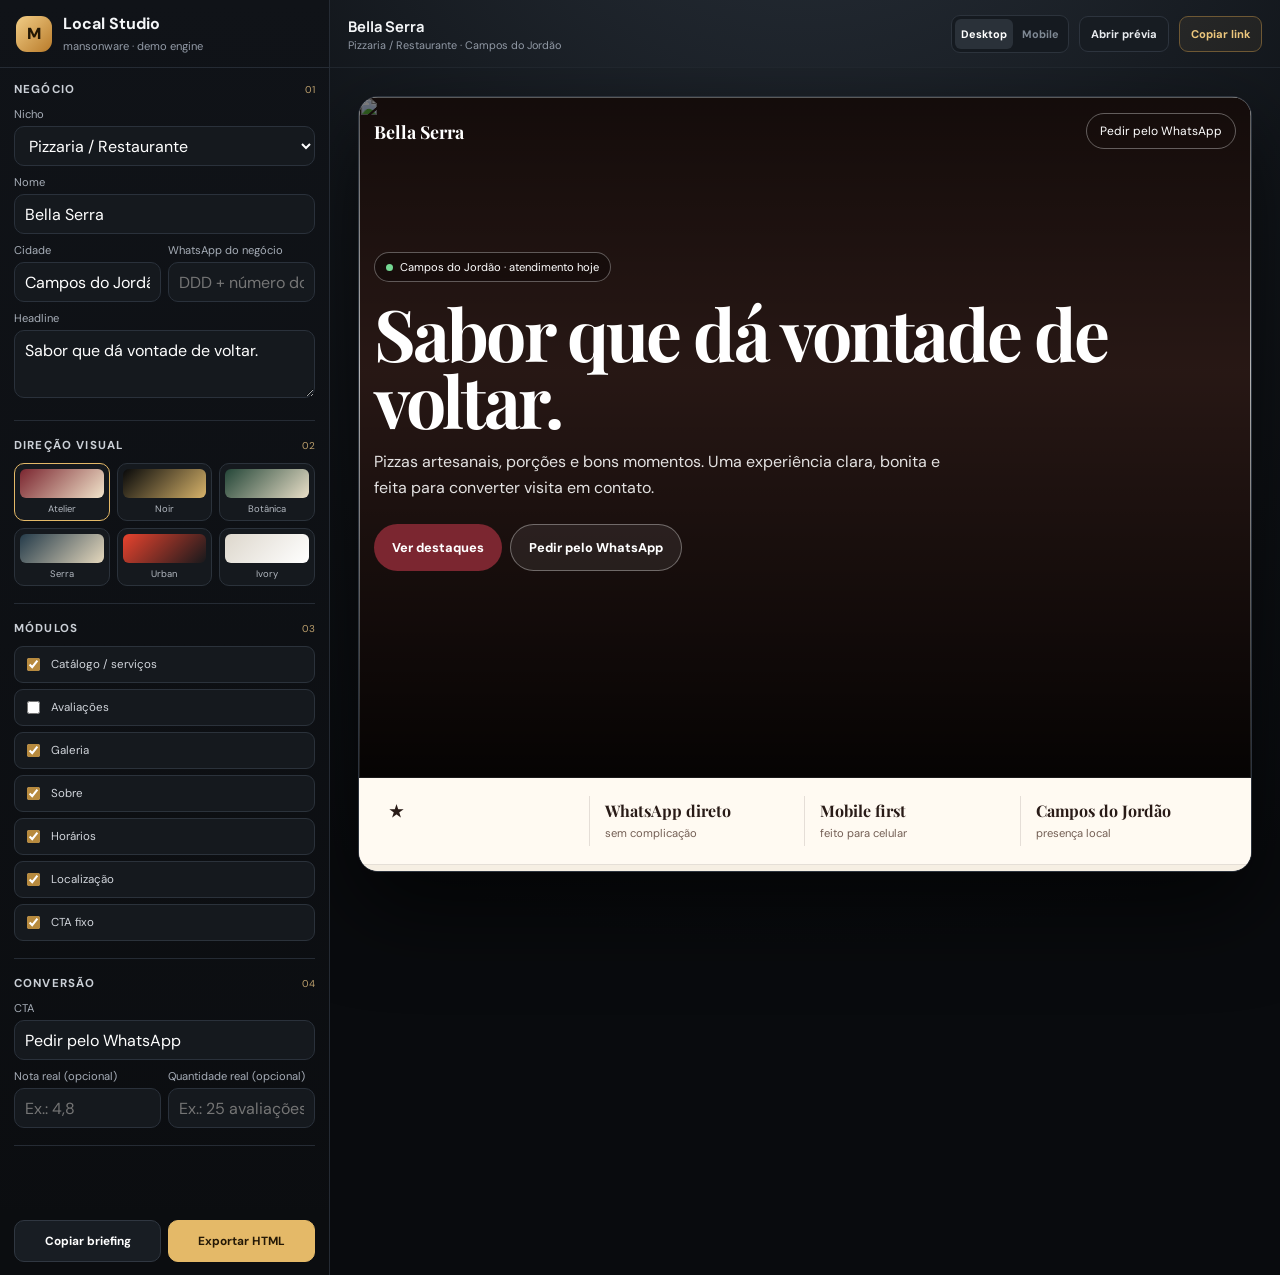
<file: index.html>
<!doctype html><html lang="pt-BR"><head><meta charset="utf-8"><meta name="viewport" content="width=device-width,initial-scale=1,viewport-fit=cover"><meta name="theme-color" content="#0d0f12"><title>Mansonware Local Studio</title><meta name="description" content="Gerador de demos premium para negócios locais."><link rel="preconnect" href="https://fonts.googleapis.com"><link rel="preconnect" href="https://fonts.gstatic.com" crossorigin><link href="https://fonts.googleapis.com/css2?family=DM+Sans:wght@400;500;600;700&family=Manrope:wght@600;700&family=Playfair+Display:ital,wght@0,600;0,700;1,600&display=swap" rel="stylesheet"><style>:root{--bg:#0b0d10;--panel:#101318;--line:#252b34;--txt:#f4f6f8;--mut:#929aa6;--gold:#e4b968}*{box-sizing:border-box}html,body{height:100%}body{margin:0;background:var(--bg);color:var(--txt);font-family:'DM Sans',sans-serif;overflow:hidden}button,input,select,textarea{font:inherit}.app{height:100%;display:grid;grid-template-columns:330px 1fr}.side{background:linear-gradient(#101318,#0b0d10);border-right:1px solid var(--line);position:relative}.brand{height:68px;border-bottom:1px solid var(--line);display:flex;align-items:center;gap:11px;padding:0 16px}.mark{width:36px;height:36px;border-radius:11px;background:linear-gradient(135deg,#f1cd86,#b97b2a);display:grid;place-items:center;color:#221704;font-weight:900}.brand b{display:block}.brand small{color:var(--mut);font-size:.7rem}.scroll{height:calc(100% - 68px);overflow:auto;padding:14px 14px 112px}.group{padding:0 0 17px;margin-bottom:17px;border-bottom:1px solid var(--line)}.gh{display:flex;justify-content:space-between;align-items:center;margin-bottom:10px}.gh b{font-size:.72rem;letter-spacing:.1em;text-transform:uppercase;color:#cbd0d7}.gh span{font-size:.62rem;color:#bda06d}.lab{display:block;color:#a6adb7;font-size:.7rem;margin:9px 0 5px}.in,select,textarea{width:100%;border:1px solid #2a313b;background:#15191e;color:#fff;border-radius:10px;outline:0}.in,select{height:40px;padding:0 10px}textarea{min-height:68px;padding:9px 10px;resize:vertical}.in:focus,select:focus,textarea:focus{border-color:#8d7347}.r2{display:grid;grid-template-columns:1fr 1fr;gap:7px}.themes{display:grid;grid-template-columns:repeat(3,1fr);gap:7px}.theme{border:1px solid #2b323b;background:#15191e;border-radius:10px;padding:5px;position:relative}.theme.active{border-color:var(--gold)}.sw{height:29px;border-radius:6px}.theme small{display:block;color:#b2b8c0;font-size:.59rem;margin-top:5px;white-space:nowrap;overflow:hidden;text-overflow:ellipsis}.mods{display:grid;gap:6px}.mod{display:flex;align-items:center;gap:8px;border:1px solid #2b323b;background:#15191e;border-radius:9px;padding:8px}.mod input{accent-color:#b78a3e}.mod span{font-size:.72rem;color:#d0d4da}.foot{position:absolute;left:0;right:0;bottom:0;padding:30px 14px 13px;background:linear-gradient(transparent,#0b0d10 25%);display:grid;grid-template-columns:1fr 1fr;gap:7px}.btn{height:42px;border-radius:10px;border:1px solid #303741;background:#181d23;color:#fff;font-weight:700;font-size:.74rem}.btn.primary{background:var(--gold);color:#241806;border-color:var(--gold)}.main{min-width:0;display:grid;grid-template-rows:68px 1fr;background:radial-gradient(circle at 50% -20%,#2a323c 0%,#12161b 38%,#090b0e 75%)}.top{display:flex;align-items:center;gap:10px;padding:0 18px;border-bottom:1px solid #20262d}.top h1{font-family:'Manrope';font-size:.92rem;margin:0}.top p{font-size:.68rem;color:var(--mut);margin:2px 0 0}.grow{flex:1}.seg{display:flex;gap:3px;padding:3px;border:1px solid #2c333c;background:#151a20;border-radius:9px}.seg button{height:30px;border:0;border-radius:6px;background:transparent;color:#7f8994;font-size:.68rem;font-weight:700}.seg button.active{background:#2a3139;color:#fff}.action{height:36px;border-radius:9px;border:1px solid #2d343e;background:#171c22;color:#e8ebef;font-size:.7rem;font-weight:700;padding:0 11px}.gold{color:#edc77d;border-color:#6e5834;background:#e4b96810}.work{padding:28px;overflow:auto;display:flex;justify-content:center}.device{background:#050607;border:1px solid #2c333d;box-shadow:0 35px 90px #000a;overflow:hidden;transition:.24s}.device.desktop{width:min(1180px,100%);height:calc(100vh - 124px);min-height:660px;border-radius:20px}.device.mobile{width:390px;height:min(820px,calc(100vh - 112px));min-height:610px;border-radius:33px;padding:8px}.device iframe{width:100%;height:100%;border:0;background:#fff}.device.mobile iframe{border-radius:26px}.toast{position:fixed;right:18px;bottom:18px;background:#181d23;border:1px solid #343c47;padding:11px 13px;border-radius:10px;font-size:.72rem;opacity:0;transform:translateY(14px);transition:.2s;pointer-events:none}.toast.show{opacity:1;transform:none}@media(max-width:860px){body{overflow:auto}.app{display:block}.side{min-height:100vh}.main{display:none}.foot{position:fixed}}</style></head><body><div class="app"><aside class="side"><div class="brand"><div class="mark">M</div><div><b>Local Studio</b><small>mansonware · demo engine</small></div></div><div class="scroll"><section class="group"><div class="gh"><b>Negócio</b><span>01</span></div><label class="lab">Nicho</label><select id="niche"><option value="pizzaria">Pizzaria / Restaurante</option><option value="hamburgueria">Hamburgueria</option><option value="barbearia">Barbearia</option><option value="estetica">Estética / Beleza</option><option value="loja">Loja / Moda</option><option value="pousada">Pousada / Hospedagem</option></select><label class="lab">Nome</label><input class="in" id="business" value="Bella Serra"><div class="r2"><div><label class="lab">Cidade</label><input class="in" id="city" value="Campos do Jordão"></div><div><label class="lab">WhatsApp do negócio</label><input class="in" id="phone" value="" placeholder="DDD + número do negócio"></div></div><label class="lab">Headline</label><textarea id="headline">Sabor que dá vontade de voltar.</textarea></section><section class="group"><div class="gh"><b>Direção visual</b><span>02</span></div><div class="themes" id="themes"></div></section><section class="group"><div class="gh"><b>Módulos</b><span>03</span></div><div class="mods" id="mods"></div></section><section class="group"><div class="gh"><b>Conversão</b><span>04</span></div><label class="lab">CTA</label><input class="in" id="cta" value="Pedir pelo WhatsApp"><div class="r2"><div><label class="lab">Nota real (opcional)</label><input class="in" id="rating" value="" placeholder="Ex.: 4,8"></div><div><label class="lab">Quantidade real (opcional)</label><input class="in" id="reviews" value="" placeholder="Ex.: 25 avaliações"></div></div></section></div><div class="foot"><button class="btn" id="brief">Copiar briefing</button><button class="btn primary" id="export">Exportar HTML</button></div></aside><main class="main"><header class="top"><div><h1 id="topTitle">Bella Serra</h1><p id="topMeta">Pizzaria / Restaurante · Campos do Jordão</p></div><div class="grow"></div><div class="seg"><button data-view="desktop" class="active">Desktop</button><button data-view="mobile">Mobile</button></div><button class="action" id="open">Abrir prévia</button><button class="action gold" id="share">Copiar link</button></header><div class="work"><div class="device desktop" id="device"><iframe id="frame" title="Prévia"></iframe></div></div></main></div><div class="toast" id="toast"></div><script>const $=s=>document.querySelector(s),$$=s=>[...document.querySelectorAll(s)];const themes={atelier:{n:'Atelier',sw:'linear-gradient(135deg,#7b2630,#f1e4cb)',bg:'#f6efe3',paper:'#fffaf2',ink:'#291b17',mut:'#745f55',acc:'#7b2630',gold:'#c89e59',dark:'#2a1916',font:"'Playfair Display',serif"},noir:{n:'Noir',sw:'linear-gradient(135deg,#08090a,#d7b36a)',bg:'#0b0c0e',paper:'#111316',ink:'#f4f1e9',mut:'#aaa59b',acc:'#d2a854',gold:'#e2c47d',dark:'#060708',font:"'Manrope',sans-serif"},botanica:{n:'Botânica',sw:'linear-gradient(135deg,#244638,#e9dfc8)',bg:'#edf0e5',paper:'#f7f6ee',ink:'#1e3127',mut:'#66756b',acc:'#315d49',gold:'#ad8f55',dark:'#1b2e25',font:"'Playfair Display',serif"},serra:{n:'Serra',sw:'linear-gradient(135deg,#243b4a,#e5d8bd)',bg:'#eef1ef',paper:'#fbfaf7',ink:'#172630',mut:'#64717a',acc:'#315f70',gold:'#b88d50',dark:'#18303a',font:"'Playfair Display',serif"},urban:{n:'Urban',sw:'linear-gradient(135deg,#e8432e,#17191c)',bg:'#f1f0ec',paper:'#fbfaf5',ink:'#17191c',mut:'#6d7074',acc:'#df432f',gold:'#e79532',dark:'#15171a',font:"'Manrope',sans-serif"},ivory:{n:'Ivory',sw:'linear-gradient(135deg,#ddd7cc,#fff)',bg:'#f4f1eb',paper:'#fff',ink:'#20201e',mut:'#77736d',acc:'#272724',gold:'#a98c62',dark:'#20201e',font:"'Manrope',sans-serif"}};const niches={pizzaria:{l:'Pizzaria / Restaurante',sub:'Pizzas artesanais, porções e bons momentos',cta:'Pedir pelo WhatsApp',hero:'Sabor que dá vontade de voltar.',items:[['Quatro Queijos','Cremosa, intensa e dourada no forno','R$ 59'],['Calabresa','Calabresa, cebola e orégano','R$ 54'],['Marguerita','Tomate, manjericão e mussarela','R$ 55']],imgs:['photo-1579751626657-72bc17010498','photo-1565299624946-b28f40a0ae38','photo-1574071318508-1cdbab80d002']},hamburgueria:{l:'Hamburgueria',sub:'Smash, fritas e combos feitos na hora',cta:'Montar meu pedido',hero:'Burger sério. Fome resolvida.',items:[['Smash House','Carne, queijo, molho da casa e pão tostado','R$ 32'],['Duplo Bacon','Dois smash, bacon e cheddar','R$ 39'],['Chicken Crispy','Frango crocante e molho especial','R$ 34']],imgs:['photo-1568901346375-23c9450c58cd','photo-1550547660-d9450f859349','photo-1513185158878-8d8c2a2a3da3']},barbearia:{l:'Barbearia',sub:'Corte, barba e cuidado com hora marcada',cta:'Agendar horário',hero:'Seu estilo, no detalhe certo.',items:[['Corte clássico','Acabamento preciso e consultoria','R$ 45'],['Barba completa','Toalha quente, desenho e finalização','R$ 35'],['Corte + barba','Experiência completa em uma sessão','R$ 70']],imgs:['photo-1621605815971-fbc98d665033','photo-1503951914875-452162b0f3f1','photo-1599351431202-1e0f0137899a']},estetica:{l:'Estética / Beleza',sub:'Cuidado, beleza e bem-estar em cada atendimento',cta:'Agendar avaliação',hero:'Cuidado que aparece. Confiança que fica.',items:[['Limpeza de pele','Protocolo com avaliação personalizada','R$ 149'],['Design de sobrancelhas','Harmonia e acabamento natural','R$ 59'],['Drenagem','Sessão relaxante e individual','R$ 120']],imgs:['photo-1570172619644-dfd03ed5d881','photo-1616394584738-fc6e612e71b9','photo-1540555700478-4be289fbecef']},loja:{l:'Loja / Moda',sub:'Curadoria essencial para vestir todos os dias',cta:'Comprar pelo WhatsApp',hero:'Peças simples. Presença marcante.',items:[['Blusa Essential','Caimento leve e toque macio','R$ 79'],['Calça Urban','Modelagem confortável e versátil','R$ 129'],['Jaqueta Serra','Camada quente para dias frios','R$ 189']],imgs:['photo-1521572163474-6864f9cf17ab','photo-1594633312681-425c7b97ccd1','photo-1551488831-00ddcb6c6bd3']},pousada:{l:'Pousada / Hospedagem',sub:'Conforto, silêncio e uma pausa no ritmo',cta:'Consultar disponibilidade',hero:'Desacelere. A serra cuida do resto.',items:[['Suíte Jardim','Conforto para duas pessoas','a partir de R$ 420'],['Suíte Premium','Banheira, lareira e café da manhã','a partir de R$ 590'],['Romance na Serra','Experiência preparada para duas pessoas','R$ 240']],imgs:['photo-1566073771259-6a8506099945','photo-1611892440504-42a792e24d32','photo-1541971875076-8f970d573be6']}};const defs=[['catalog','Catálogo / serviços'],['social','Avaliações'],['gallery','Galeria'],['about','Sobre'],['hours','Horários'],['location','Localização'],['sticky','CTA fixo']];let st={niche:'pizzaria',business:'Bella Serra',city:'Campos do Jordão',phone:'',headline:'Sabor que dá vontade de voltar.',cta:'Pedir pelo WhatsApp',rating:'',reviews:'',theme:'atelier',mods:Object.fromEntries(defs.map(x=>[x[0],x[0]!=='social']))};const esc=v=>String(v||'').replace(/[&<>\"']/g,m=>({'&':'&amp;','<':'&lt;','>':'&gt;','\"':'&quot;',"'":'&#039;'}[m])),ph=v=>String(v||'').replace(/\D/g,''),img=(id,w=1200)=>`https://images.unsplash.com/${id}?auto=format&fit=crop&w=${w}&q=82`;function site(s){let t=themes[s.theme],n=niches[s.niche],p=ph(s.phone),phoneReady=p.length===10||p.length===11||p.startsWith('55')&&(p.length===12||p.length===13),wa=message=>phoneReady?`https://wa.me/${p.length===10||p.length===11?'55'+p:p}?text=${encodeURIComponent(message)}`:'#whatsapp-pendente',m=k=>s.mods[k]!==false;let cards=m('catalog')?`<section id="catalog"><div class="wrap"><span class="ey">Escolha com calma</span><h2>Destaques</h2><div class="cards">${n.items.map((x,i)=>`<article><img src="${img(n.imgs[i],700)}"><div class="cb"><h3>${esc(x[0])}</h3><p>${esc(x[1])}</p><div><b>${esc(x[2])}</b><a target="_blank" href="${wa('Olá! Tenho interesse em '+x[0]+' da '+s.business)}">+</a></div></div></article>`).join('')}</div></div></section>`:'';let social=m('social')&&(s.rating||s.reviews)?`<section class="social"><div class="wrap sg"><div>${s.rating?`<strong>Nota informada: ${esc(s.rating)}</strong>`:''}${s.reviews?`<small>${esc(s.reviews)} avaliações informadas pelo negócio</small>`:''}<small>Dados fornecidos pelo negócio. Inclua apenas informações verificadas.</small></div></div></section>`:'';let gallery=m('gallery')?`<section><div class="wrap"><span class="ey">Um pouco de perto</span><h2>Detalhes que contam a história</h2><div class="gal"><img src="${img(n.imgs[0],900)}"><img src="${img(n.imgs[1],700)}"><img src="${img(n.imgs[2],700)}"></div></div></section>`:'';let about=m('about')?`<section class="about"><div class="wrap ag"><div><span class="ey">Sobre</span><h2>${esc(s.business)}</h2></div><p>Uma presença digital pensada para transformar descoberta em contato. Informação direta, visual consistente e o caminho mais curto até a conversa com o negócio.</p></div></section>`:'';let info=(m('hours')||m('location'))?`<section class="info"><div class="wrap ig">${m('hours')?`<div class="ic"><span class="ey">Horários</span><h3>Quando encontrar a gente</h3><p>Segunda a sexta <b>09:00 — 19:00</b></p><p>Sábado <b>09:00 — 17:00</b></p><p>Domingo <b>Consultar</b></p></div>`:''}${m('location')?`<div class="ic"><span class="ey">Localização</span><h3>${esc(s.city)}</h3><p>Endereço oficial entra aqui na versão final.</p><a target="_blank" href="https://www.google.com/maps/search/?api=1&query=${encodeURIComponent(s.business+' '+s.city)}">Abrir no mapa</a></div>`:''}</div></section>`:'';let sticky=m('sticky')?`<a class="sticky" target="_blank" href="${wa('Olá! Vim pelo site da '+s.business)}">${esc(s.cta)} <span>↗</span></a>`:'',whatsAppNotice=phoneReady?'':'<div id="whatsapp-pendente" style="padding:18px;text-align:center;background:var(--paper);color:var(--mut);font-size:13px">Demonstração: informe o WhatsApp real do negócio para ativar os botões.</div>';return `<!doctype html><html lang="pt-BR"><head><meta charset="utf-8"><meta name="viewport" content="width=device-width,initial-scale=1"><title>${esc(s.business)}</title><link rel="preconnect" href="https://fonts.googleapis.com"><link rel="preconnect" href="https://fonts.gstatic.com" crossorigin><link href="https://fonts.googleapis.com/css2?family=DM+Sans:wght@400;500;600;700&family=Manrope:wght@600;700&family=Playfair+Display:ital,wght@0,600;0,700;1,600&display=swap" rel="stylesheet"><style>:root{--bg:${t.bg};--paper:${t.paper};--ink:${t.ink};--mut:${t.mut};--acc:${t.acc};--gold:${t.gold};--dark:${t.dark};--display:${t.font}}*{box-sizing:border-box}html{scroll-behavior:smooth}body{margin:0;background:var(--bg);color:var(--ink);font-family:'DM Sans',sans-serif}a{text-decoration:none;color:inherit}.wrap{width:min(1100px,calc(100% - 30px));margin:auto}.ey{font-size:.66rem;font-weight:800;letter-spacing:.18em;text-transform:uppercase;color:var(--acc)}h1,h2,h3{font-family:var(--display);letter-spacing:-.04em}h2{font-size:clamp(2rem,5vw,3.4rem);margin:8px 0 25px}.nav{position:absolute;z-index:5;left:0;right:0;color:#fff}.nav .wrap{height:68px;display:flex;align-items:center}.logo{font-family:var(--display);font-weight:700;font-size:1.12rem}.nav a:last-child{margin-left:auto;border:1px solid #ffffff55;border-radius:999px;padding:9px 13px;font-size:.75rem}.hero{height:88svh;min-height:650px;position:relative;display:flex;align-items:flex-end;background:var(--dark);overflow:hidden}.hero>img{position:absolute;inset:0;width:100%;height:100%;object-fit:cover}.hero:after{content:'';position:absolute;inset:0;background:linear-gradient(#0008,#0001 40%,#000d)}.hc{position:relative;z-index:2;color:#fff;padding-bottom:52px}.pill{display:inline-flex;align-items:center;gap:7px;border:1px solid #ffffff50;background:#0004;backdrop-filter:blur(7px);padding:7px 11px;border-radius:999px;font-size:.7rem}.pill i{width:7px;height:7px;border-radius:50%;background:#75d893}.hero h1{font-size:clamp(3rem,8vw,6.3rem);line-height:.93;max-width:820px;margin:18px 0 15px}.hero p{max-width:590px;color:#ffffffe0;line-height:1.65}.ha{display:flex;gap:8px;margin-top:22px;flex-wrap:wrap}.btn{min-height:47px;border-radius:999px;padding:0 18px;display:inline-flex;align-items:center;justify-content:center;font-weight:800;font-size:.8rem}.main{background:var(--acc);color:#fff}.ghost{border:1px solid #ffffff55;background:#ffffff12}.trust{background:var(--paper);border-bottom:1px solid color-mix(in srgb,var(--ink) 12%,transparent)}.trust .wrap{display:grid;grid-template-columns:repeat(4,1fr);padding:18px 0}.trust div{padding:4px 15px;border-right:1px solid color-mix(in srgb,var(--ink) 12%,transparent)}.trust div:last-child{border:0}.trust b{display:block;font-family:var(--display)}.trust small{color:var(--mut);font-size:.7rem}section{padding:80px 0}.cards{display:grid;grid-template-columns:repeat(3,1fr);gap:14px}.cards article{background:var(--paper);border:1px solid color-mix(in srgb,var(--ink) 10%,transparent);border-radius:18px;overflow:hidden;box-shadow:0 14px 35px color-mix(in srgb,var(--ink) 8%,transparent)}.cards img{width:100%;height:205px;object-fit:cover}.cb{padding:15px}.cb h3{margin:0}.cb p{color:var(--mut);font-size:.8rem;line-height:1.5;min-height:38px}.cb>div{display:flex;align-items:center;justify-content:space-between}.cb a{width:38px;height:38px;border-radius:50%;display:grid;place-items:center;background:var(--acc);color:#fff;font-size:1.2rem}.social{background:var(--dark);color:#fff}.sg{display:grid;grid-template-columns:.7fr 1fr 1fr;gap:12px}.sg>div,.sg blockquote{margin:0;border:1px solid #ffffff1d;background:#ffffff08;border-radius:17px;padding:20px}.stars{color:var(--gold)}.sg strong{display:block;font-family:var(--display);font-size:2.8rem}.sg small{display:block;color:#ffffff7f;font-size:.7rem;margin-top:8px}.sg blockquote{font-family:var(--display);font-size:1.15rem;line-height:1.45}.gal{display:grid;grid-template-columns:1.35fr .8fr;grid-template-rows:190px 190px;gap:9px}.gal img{width:100%;height:100%;object-fit:cover;border-radius:17px}.gal img:first-child{grid-row:1/3}.ag{display:grid;grid-template-columns:.7fr 1fr;gap:55px}.ag p{color:var(--mut);font-size:1rem;line-height:1.8}.ig{display:grid;grid-template-columns:1fr 1fr;gap:12px}.ic{background:var(--paper);border:1px solid color-mix(in srgb,var(--ink) 10%,transparent);border-radius:17px;padding:22px}.ic h3{font-size:1.5rem;margin:8px 0}.ic p{display:flex;justify-content:space-between;color:var(--mut);border-bottom:1px solid color-mix(in srgb,var(--ink) 9%,transparent);padding:9px 0;font-size:.8rem}.ic p b{color:var(--ink)}.ic a{display:inline-flex;margin-top:7px;border:1px solid color-mix(in srgb,var(--ink) 20%,transparent);border-radius:999px;padding:9px 13px;font-size:.75rem;font-weight:700}.footer{padding:42px 0 90px;border-top:1px solid color-mix(in srgb,var(--ink) 10%,transparent)}.footer .wrap{display:flex;justify-content:space-between;gap:15px}.footer span{color:var(--mut);font-size:.72rem}.sticky{display:none}@media(max-width:700px){.hero{min-height:650px}.hero h1{font-size:clamp(2.8rem,14vw,4.2rem)}.ha{display:grid}.ha .btn{width:100%}.trust .wrap{grid-template-columns:1fr 1fr;padding:9px 0}.trust div{padding:9px}section{padding:62px 0}.cards{grid-template-columns:1fr}.cards article{display:grid;grid-template-columns:120px 1fr}.cards img{height:100%;min-height:150px}.cb p{min-height:auto}.sg,.ag,.ig{grid-template-columns:1fr}.gal{grid-template-columns:1fr 1fr;grid-template-rows:180px 110px}.gal img:first-child{grid-column:1/3;grid-row:auto}.footer .wrap{display:grid}.sticky{position:fixed;left:12px;right:12px;bottom:12px;display:flex;align-items:center;justify-content:space-between;min-height:54px;border-radius:999px;background:var(--acc);color:#fff;padding:0 18px;font-weight:800;box-shadow:0 15px 35px #0005}}</style></head><body><header class="nav"><div class="wrap"><a class="logo" href="#">${esc(s.business)}</a><a target="_blank" href="${wa('Olá! Vim pelo site da '+s.business)}">${esc(s.cta)}</a></div></header><section class="hero"><img src="${img(n.imgs[0],1700)}"><div class="wrap hc"><span class="pill"><i></i>${esc(s.city)} · atendimento hoje</span><h1>${esc(s.headline)}</h1><p>${esc(n.sub)}. Uma experiência clara, bonita e feita para converter visita em contato.</p><div class="ha"><a class="btn main" href="#catalog">Ver destaques</a><a class="btn ghost" target="_blank" href="${wa('Olá! Vim pelo site da '+s.business)}">${esc(s.cta)}</a></div></div></section><div class="trust"><div class="wrap"><div><b>${esc(s.rating)} ★</b><small>${esc(s.reviews)}</small></div><div><b>WhatsApp direto</b><small>sem complicação</small></div><div><b>Mobile first</b><small>feito para celular</small></div><div><b>${esc(s.city)}</b><small>presença local</small></div></div></div>${cards}${social}${gallery}${about}${info}${whatsAppNotice}<footer class="footer"><div class="wrap"><b>${esc(s.business)}</b><span>${esc(n.l)} · ${esc(s.city)}</span><span>Demo · mansonware</span></div></footer>${sticky}</body></html>`}function rt(){themesEl=$('#themes');themesEl.innerHTML=Object.entries(themes).map(([k,v])=>`<button class="theme ${st.theme===k?'active':''}" data-t="${k}"><div class="sw" style="background:${v.sw}"></div><small>${v.n}</small></button>`).join('');$$('[data-t]').forEach(b=>b.onclick=()=>{st.theme=b.dataset.t;rt();up()})}function rm(){$('#mods').innerHTML=defs.map(([k,l])=>`<label class="mod"><input type="checkbox" data-m="${k}" ${st.mods[k]!==false?'checked':''}><span>${l}</span></label>`).join('');$$('[data-m]').forEach(i=>i.onchange=()=>{st.mods[i.dataset.m]=i.checked;up()})}function read(){st.niche=$('#niche').value;st.business=$('#business').value||'Seu negócio';st.city=$('#city').value||'Sua cidade';st.phone=$('#phone').value;st.headline=$('#headline').value||niches[st.niche].hero;st.cta=$('#cta').value||niches[st.niche].cta;st.rating=$('#rating').value;st.reviews=$('#reviews').value}function up(){read();$('#frame').srcdoc=site(st);$('#topTitle').textContent=st.business;$('#topMeta').textContent=niches[st.niche].l+' · '+st.city;try{localStorage.setItem('mw-studio',JSON.stringify(st))}catch{}}function toast(t){$('#toast').textContent=t;$('#toast').classList.add('show');clearTimeout(window.tt);window.tt=setTimeout(()=>$('#toast').classList.remove('show'),1500)}function dl(){read();let a=document.createElement('a');a.href=URL.createObjectURL(new Blob([site(st)],{type:'text/html'}));a.download=(st.business||'demo').toLowerCase().normalize('NFD').replace(/[\u0300-\u036f]/g,'').replace(/[^a-z0-9]+/g,'-').replace(/^-|-$/g,'')+'.html';a.click();setTimeout(()=>URL.revokeObjectURL(a.href),1000);toast('HTML exportado')}function openP(){read();window.open(URL.createObjectURL(new Blob([site(st)],{type:'text/html'})),'_blank')}async function brief(){read();let md=defs.filter(([k])=>st.mods[k]!==false).map(x=>x[1]).join(', '),txt=`Crie uma demo premium para ${st.business}, nicho ${niches[st.niche].l}, em ${st.city}. Visual ${themes[st.theme].n}. Headline: "${st.headline}". CTA: "${st.cta}". Módulos: ${md}. Mobile-first, conversão via WhatsApp ${st.phone}, acabamento premium e sem aparência genérica.`;await navigator.clipboard.writeText(txt);toast('Briefing copiado')}const enc=o=>btoa(unescape(encodeURIComponent(JSON.stringify(o)))).replace(/\+/g,'-').replace(/\//g,'_').replace(/=+$/,'');const dec=v=>{try{v=v.replace(/-/g,'+').replace(/_/g,'/');while(v.length%4)v+='=';return JSON.parse(decodeURIComponent(escape(atob(v))))}catch{return null}};async function share(){read();let u=location.origin+location.pathname+'?preview=1#'+enc(st);await navigator.clipboard.writeText(u);toast('Link copiado')}if(new URLSearchParams(location.search).get('preview')==='1'){let s=dec(location.hash.slice(1));if(s){document.open();document.write(site({...st,...s,mods:{...st.mods,...(s.mods||{})}}));document.close()}}else{try{let s=JSON.parse(localStorage.getItem('mw-studio')||'null');if(s){st={...st,...s,mods:{...st.mods,...(s.mods||{})}};if(st.phone==='5512999999999')st.phone='';if(st.rating==='4,8'&&st.reviews==='+100 avaliações'){st.rating='';st.reviews='';st.mods.social=false}}}catch{}if(!niches[st.niche])st.niche='pizzaria';if(!themes[st.theme])st.theme='atelier';$('#niche').value=st.niche;$('#business').value=st.business;$('#city').value=st.city;$('#phone').value=st.phone;$('#headline').value=st.headline;$('#cta').value=st.cta;$('#rating').value=st.rating;$('#reviews').value=st.reviews;rt();rm();$$('input,textarea').forEach(x=>x.addEventListener('input',up));$('#niche').onchange=e=>{st.niche=e.target.value;$('#headline').value=niches[st.niche].hero;$('#cta').value=niches[st.niche].cta;up()};$('#brief').onclick=brief;$('#export').onclick=dl;$('#open').onclick=openP;$('#share').onclick=share;$$('[data-view]').forEach(b=>b.onclick=()=>{$$('[data-view]').forEach(x=>x.classList.toggle('active',x===b));$('#device').className='device '+b.dataset.view});up()}</script></body></html>
</file>
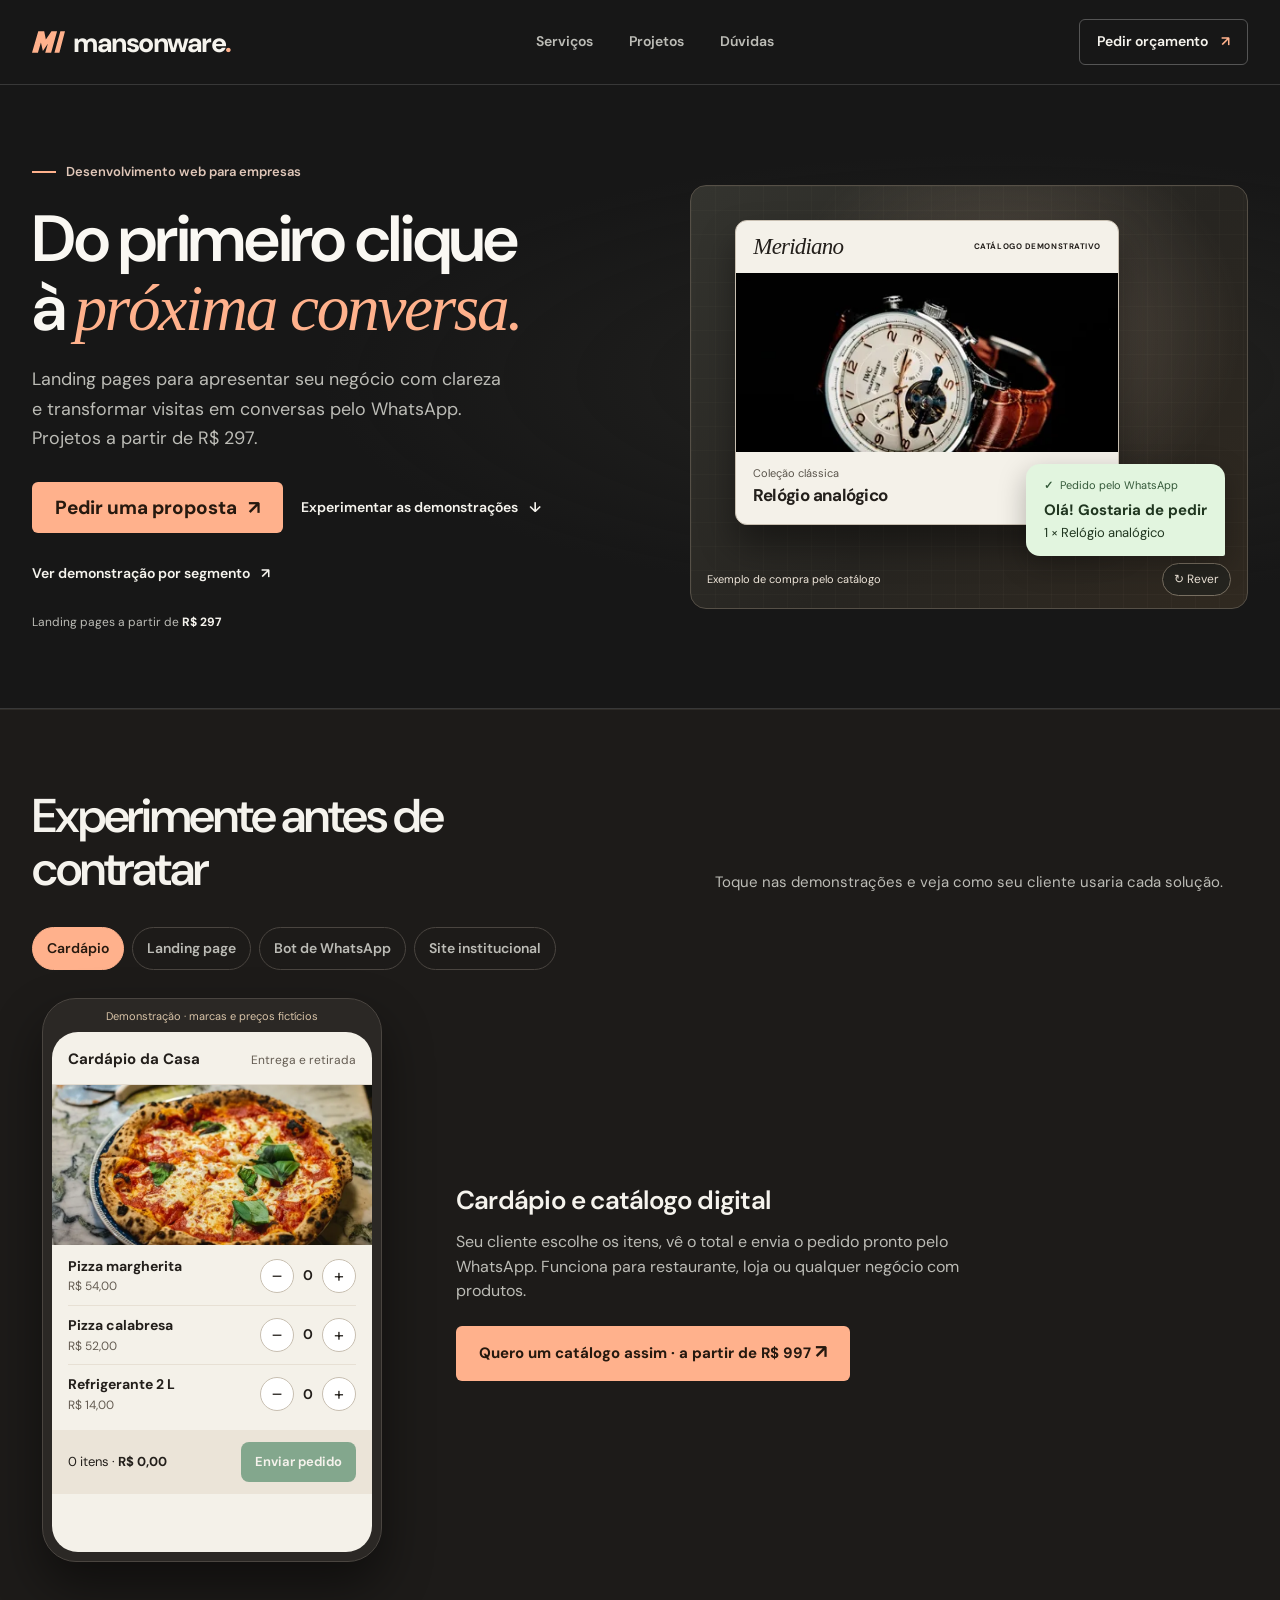
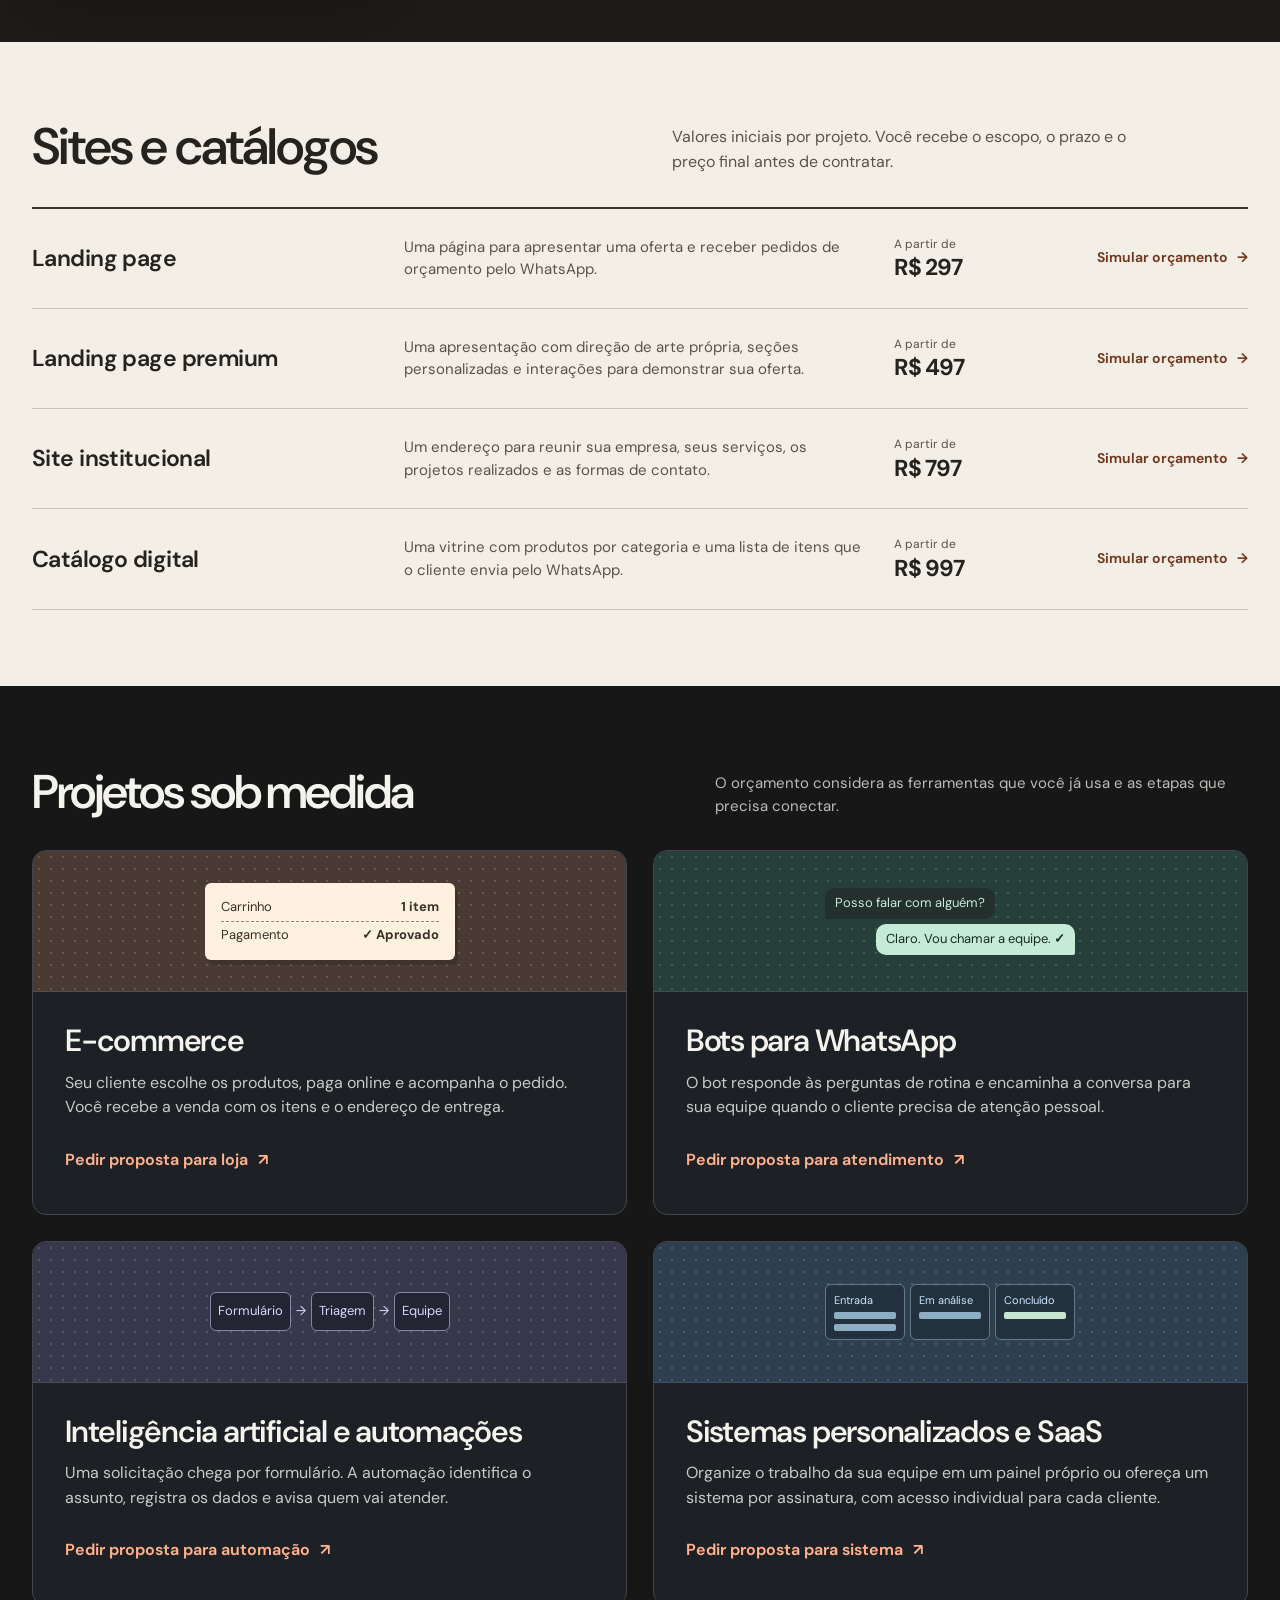
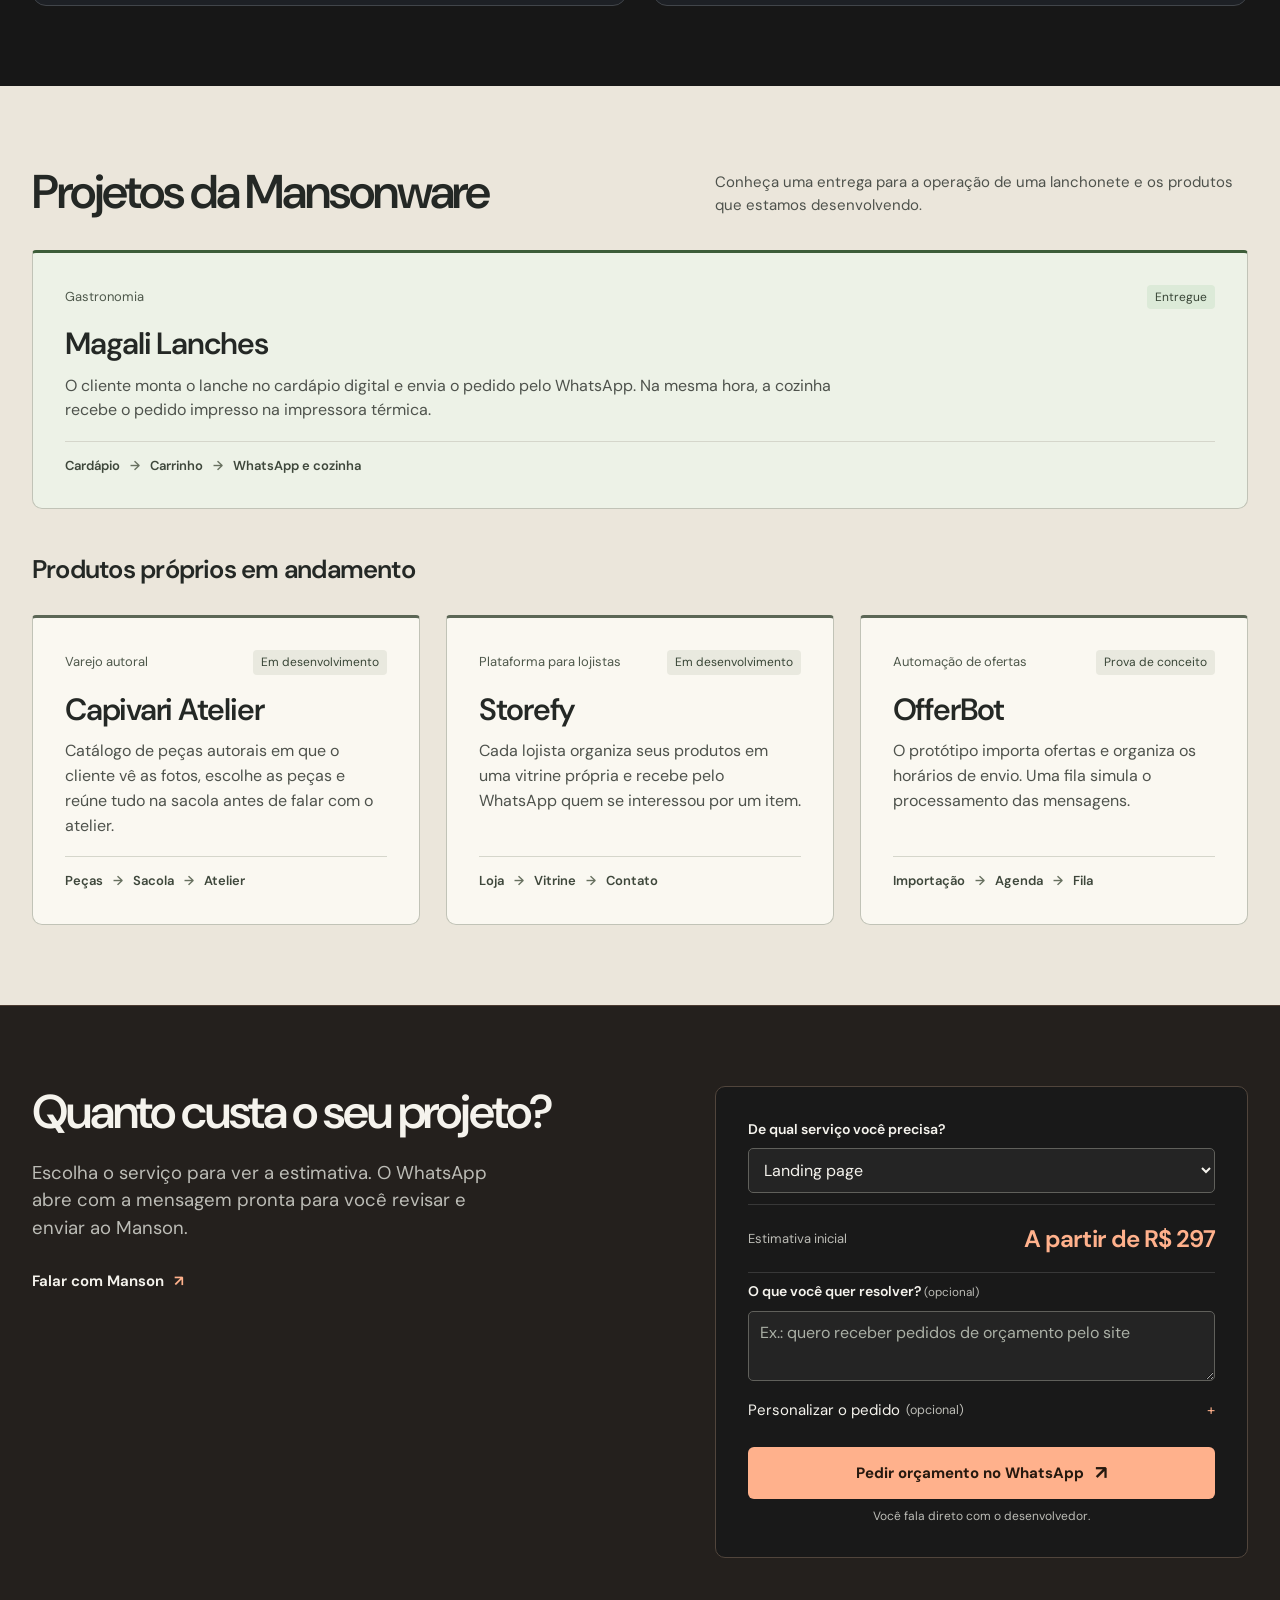
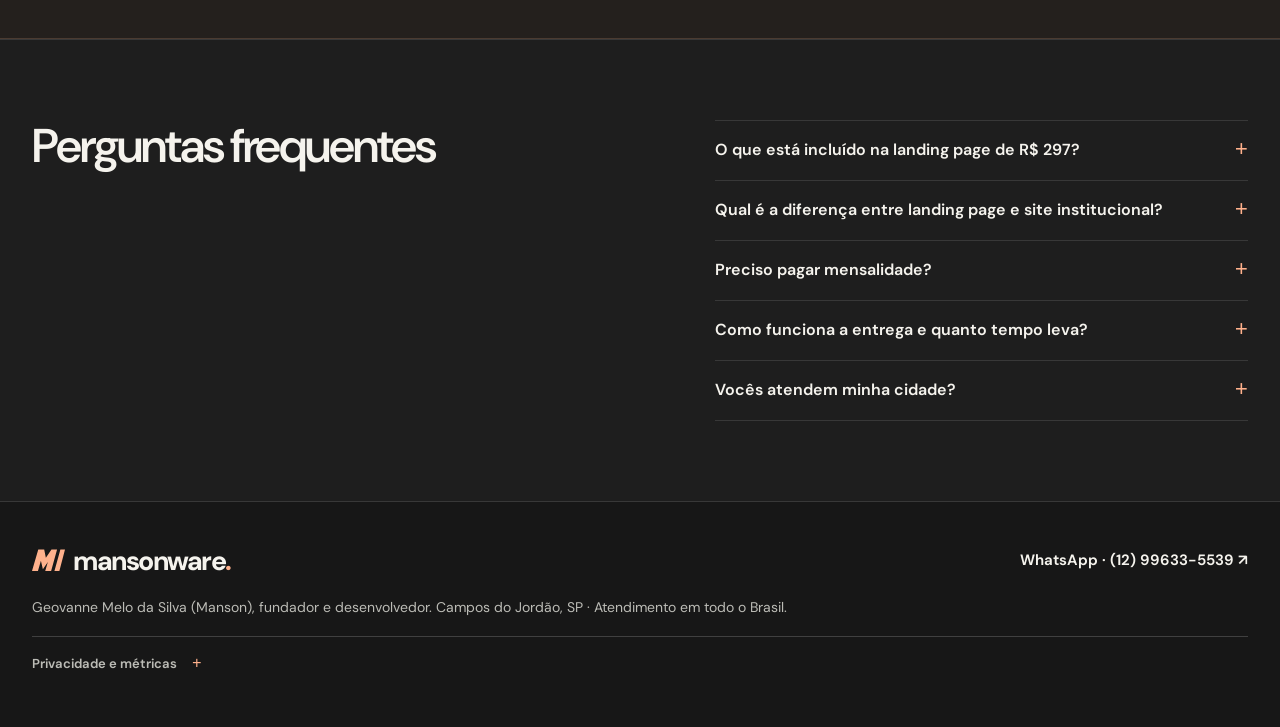
<file: comercial/index.html>
<!doctype html>
<html lang="pt-BR">
  <head>
    <meta charset="utf-8" />
    <meta name="viewport" content="width=device-width,initial-scale=1" />
    <meta name="theme-color" content="#171717" />
    <meta name="referrer" content="no-referrer" />
    <title>Mansonware — Sites, catálogos e automações para empresas</title>
    <meta
      name="description"
      content="Landing pages a partir de R$ 297, sites, catálogos e automações para empresas em todo o Brasil. Veja projetos da Mansonware e peça uma proposta pelo WhatsApp."
    />
    <meta property="og:type" content="website" />
    <meta property="og:locale" content="pt_BR" />
    <meta property="og:site_name" content="Mansonware" />
    <meta
      property="og:title"
      content="Mansonware — Do primeiro clique ao próximo pedido."
    />
    <meta
      property="og:description"
      content="Conheça os projetos da Mansonware e veja o investimento inicial. Atendimento direto com o fundador pelo WhatsApp."
    />
    <meta property="og:image" content="./media/social.jpg" />
    <meta property="og:image:width" content="1200" />
    <meta property="og:image:height" content="630" />
    <meta
      property="og:image:alt"
      content="Mansonware. Do primeiro clique ao próximo pedido."
    />
    <meta name="twitter:card" content="summary_large_image" />
    <link rel="icon" href="./media/icon.svg" type="image/svg+xml" />
    <link
      rel="preload"
      href="./media/dm.woff2"
      as="font"
      type="font/woff2"
      crossorigin
    />
    <script src="./segmento.js"></script>
    <link rel="stylesheet" href="./studio.css" />
    <script src="./studio.js" defer></script>
    <script src="./demos.js" defer></script>
    <script type="application/ld+json">
      {
        "@context": "https://schema.org",
        "@type": "ProfessionalService",
        "name": "Mansonware",
        "areaServed": "BR",
        "telephone": "+5512996335539",
        "founder": { "@type": "Person", "name": "Geovanne Melo da Silva" },
        "sameAs": ["https://github.com/Mansonware"]
      }
    </script>
  </head>
  <body id="inicio">
    <a class="skip" href="#conteudo">Pular para o conteúdo</a>
    <header class="mast">
      <div class="wrap nav">
        <a class="brand" href="#inicio" aria-label="Mansonware, início"
          ><span aria-hidden="true" class="mark"></span>mansonware<span
            class="brand-dot"
            >.</span
          ></a
        >
        <nav aria-label="Navegação principal">
          <a href="#servicos">Serviços</a>
          <a href="#projetos">Projetos</a>
          <a href="#duvidas">Dúvidas</a>
        </nav>
        <a class="nav-cta" href="#orcamento"
          >Pedir orçamento <span aria-hidden="true">↗</span></a
        >
      </div>
    </header>
    <main id="conteudo">
      <section class="launch">
        <div class="wrap launch-grid">
          <div class="launch-copy">
            <p class="launch-intro" data-geral>
              Desenvolvimento web para empresas
            </p>
            <p class="launch-intro" data-lanche>
              Cardápio digital para lanchonetes, pizzarias e restaurantes
            </p>
            <h1 data-geral>Do primeiro clique<br />à <em>próxima conversa.</em></h1>
            <h1 data-lanche>Do primeiro clique<br />ao <em>próximo pedido.</em></h1>
            <p class="lead" data-lanche>
              Seu cliente monta o pedido no cardápio e envia tudo organizado
              pelo WhatsApp. Você fala direto com Manson, o desenvolvedor.
            </p>
            <p class="lead" data-geral>
              Landing pages para apresentar seu negócio com clareza e transformar
              visitas em conversas pelo WhatsApp. Projetos a partir de R$ 297.
            </p>
            <div class="actions">
              <a class="btn primary" id="hero-quote" href="#orcamento"
                ><span data-geral>Pedir uma proposta</span
                ><span data-lanche>Quero o cardápio</span>
                <span aria-hidden="true">↗</span></a
              ><a class="quiet" href="#experimente" data-geral
                >Experimentar as demonstrações <span aria-hidden="true">↓</span></a
              ><a class="quiet" href="./demo-landing.html?nicho=estetica" data-geral
                >Ver demonstração por segmento <span aria-hidden="true">↗</span></a
              ><a class="quiet" href="#projetos" data-lanche
                >Conhecer os projetos <span aria-hidden="true">↓</span></a
              >
            </div>
            <p class="hero-note" data-lanche>
              Implantação <strong>R$ 690</strong> + <strong>R$ 99/mês</strong>
            </p>
            <p class="hero-note" data-geral>
              Landing pages a partir de <strong>R$ 297</strong>
            </p>
          </div>
          <figure class="journey">
            <div class="product-screen">
              <div class="shop-heading">
                <span data-geral>Meridiano</span
                ><small data-geral>CATÁLOGO DEMONSTRATIVO</small
                ><span data-lanche>Cardápio da Casa</span
                ><small data-lanche>CARDÁPIO DEMONSTRATIVO</small>
              </div>
              <div class="product-photo">
                <img
                  data-geral
                  src="./media/relogio.webp"
                  width="426"
                  height="640"
                  alt="Relógio analógico com pulseira de couro"
                  fetchpriority="high"
                /><img
                  data-lanche
                  src="./media/forno.webp"
                  width="820"
                  height="547"
                  alt="Pizza margherita"
                />
              </div>
              <div class="product-row">
                <div>
                  <small data-lanche>Pizzas</small
                  ><strong data-lanche>Pizza margherita</strong
                  ><small data-geral>Coleção clássica</small
                  ><strong data-geral>Relógio analógico</strong>
                </div>
                <span class="sample-add" aria-hidden="true">+</span>
              </div>
            </div>
            <div class="order-bubble">
              <small><i aria-hidden="true">✓</i> Pedido pelo WhatsApp</small
              ><strong data-lanche>Olá! Quero pedir</strong
              ><span data-lanche>1 × Pizza margherita</span
              ><strong data-geral>Olá! Gostaria de pedir</strong
              ><span data-geral>1 × Relógio analógico</span>
            </div>
            <figcaption>
              <span>Exemplo de compra pelo catálogo</span
              ><button
                hidden
                id="play-journey"
                type="button"
                aria-label="Rever animação do pedido"
              >
                ↻ Rever
              </button>
            </figcaption>
          </figure>
        </div>
      </section>
      <section id="experimente" class="demo-section" aria-labelledby="demo-title">
        <div class="wrap section">
          <header class="section-head">
            <h2 id="demo-title">
              <span data-geral>Experimente antes de contratar</span
              ><span data-lanche>Teste o cardápio como seu cliente</span>
            </h2>
            <p data-geral>
              Toque nas demonstrações e veja como seu cliente usaria cada
              solução.
            </p>
            <p data-lanche>
              Adicione itens e veja o pedido que chegaria no seu WhatsApp.
            </p>
          </header>
          <div class="demo-tabs" role="tablist" aria-label="Demonstrações">
            <button type="button" role="tab" id="tab-cardapio" aria-controls="demo-cardapio" aria-selected="true">Cardápio</button
            ><button type="button" role="tab" id="tab-landing" aria-controls="demo-landing" aria-selected="false" tabindex="-1" data-geral>Landing page</button
            ><button type="button" role="tab" id="tab-bot" aria-controls="demo-bot" aria-selected="false" tabindex="-1" data-geral>Bot de WhatsApp</button
            ><button type="button" role="tab" id="tab-site" aria-controls="demo-site" aria-selected="false" tabindex="-1" data-geral>Site institucional</button>
          </div>

          <div class="demo-panel" role="tabpanel" id="demo-cardapio" aria-labelledby="tab-cardapio" data-demo-name="Cardápio">
            <div class="phone">
              <p class="phone-note">Demonstração · marcas e preços fictícios</p>
              <div class="phone-screen">
                <div class="mini-top"><strong>Cardápio da Casa</strong><span>Entrega e retirada</span></div>
                <img class="mini-photo" src="./media/forno.webp" width="820" height="547" alt="Pizza margherita" />
                <ul class="menu-list">
                  <li data-item="Pizza margherita" data-price="54"><span><strong>Pizza margherita</strong><small>R$ 54,00</small></span><span class="stepper"><button type="button" data-step="-1" aria-label="Remover pizza margherita">−</button><output aria-live="polite">0</output><button type="button" data-step="1" aria-label="Adicionar pizza margherita">+</button></span></li>
                  <li data-item="Pizza calabresa" data-price="52"><span><strong>Pizza calabresa</strong><small>R$ 52,00</small></span><span class="stepper"><button type="button" data-step="-1" aria-label="Remover pizza calabresa">−</button><output aria-live="polite">0</output><button type="button" data-step="1" aria-label="Adicionar pizza calabresa">+</button></span></li>
                  <li data-item="Refrigerante 2 L" data-price="14"><span><strong>Refrigerante 2 L</strong><small>R$ 14,00</small></span><span class="stepper"><button type="button" data-step="-1" aria-label="Remover refrigerante 2 L">−</button><output aria-live="polite">0</output><button type="button" data-step="1" aria-label="Adicionar refrigerante 2 L">+</button></span></li>
                </ul>
                <div class="cart-bar"><span><span id="cart-count">0 itens</span> · <strong id="cart-total">R$ 0,00</strong></span><button type="button" id="cart-send" class="mini-btn" disabled>Enviar pedido</button></div>
                <div class="demo-bubble" id="cart-bubble" aria-live="polite" hidden></div>
              </div>
            </div>
            <div class="demo-copy">
              <h3>Cardápio e catálogo digital</h3>
              <p>
                Seu cliente escolhe os itens, vê o total e envia o pedido
                pronto pelo WhatsApp. Funciona para restaurante, loja ou
                qualquer negócio com produtos.
              </p>
              <a class="btn primary" href="#orcamento" data-service="catalogo" data-demo="Cardápio"
                ><span data-geral>Quero um catálogo assim · <span class="nowrap">a partir de R$ 997</span></span
                ><span data-lanche>Quero o cardápio · <span class="nowrap">R$ 690 + R$ 99/mês</span></span>
                <span aria-hidden="true">↗</span></a>
            </div>
          </div>

          <div class="demo-panel" role="tabpanel" id="demo-landing" aria-labelledby="tab-landing" data-demo-name="Landing page" hidden>
            <div class="phone">
              <p class="phone-note">Demonstração · marcas e preços fictícios</p>
              <div class="phone-screen">
                <div class="mini-top"><strong>Barbearia Navalha</strong><span>Agende em 1 minuto</span></div>
                <img class="mini-photo" src="./media/barbearia.webp" width="820" height="547" alt="Barbeiro aparando a barba de um cliente" loading="lazy" />
                <div class="mini-body">
                  <p class="mini-title">Corte e barba sem espera</p>
                  <ul class="price-list">
                    <li><span>Corte</span><strong>R$ 40</strong></li>
                    <li><span>Barba</span><strong>R$ 30</strong></li>
                    <li><span>Corte + barba</span><strong>R$ 60</strong></li>
                  </ul>
                  <button type="button" class="mini-btn wide" id="landing-cta">Agendar pelo WhatsApp</button>
                </div>
                <div class="demo-bubble" id="landing-bubble" aria-live="polite" hidden></div>
              </div>
            </div>
            <div class="demo-copy">
              <h3>Landing page</h3>
              <p>
                Uma página direta que apresenta sua oferta e leva o visitante
                para o WhatsApp com a mensagem pronta.
              </p>
              <a class="btn primary" href="#orcamento" data-service="landing" data-demo="Landing page"
                >Quero uma landing page assim · <span class="nowrap">a partir de R$ 297</span> <span aria-hidden="true">↗</span></a>
              <a class="quiet" href="./demo-landing.html?nicho=estetica">Ver demonstração personalizável por segmento ↗</a>
            </div>
          </div>

          <div class="demo-panel" role="tabpanel" id="demo-bot" aria-labelledby="tab-bot" data-demo-name="Bot de WhatsApp" hidden>
            <div class="phone">
              <p class="phone-note">Demonstração · marcas e preços fictícios</p>
              <div class="phone-screen chat-screen">
                <div class="mini-top"><strong>Barbearia Navalha</strong><span>Atendente virtual</span></div>
                <div class="chat-log" id="chat-log" aria-live="polite">
                  <p class="msg bot">Olá! Sou o atendente virtual da Barbearia Navalha. Como posso ajudar?</p>
                </div>
                <div class="chat-replies" id="chat-replies">
                  <button type="button" data-reply="horarios">Ver horários</button>
                  <button type="button" data-reply="precos">Preços</button>
                  <button type="button" data-reply="pessoa">Falar com uma pessoa</button>
                </div>
                <button type="button" class="chat-reset" id="chat-reset">Recomeçar conversa</button>
              </div>
            </div>
            <div class="demo-copy">
              <h3>Bot para WhatsApp</h3>
              <p>
                O bot responde às dúvidas de rotina na hora e chama sua equipe
                quando o cliente precisa de atenção pessoal.
              </p>
              <a class="btn primary" href="#orcamento" data-service="bot" data-demo="Bot de WhatsApp"
                >Quero um bot assim · <span class="nowrap">sob consulta</span> <span aria-hidden="true">↗</span></a>
            </div>
          </div>

          <div class="demo-panel" role="tabpanel" id="demo-site" aria-labelledby="tab-site" data-demo-name="Site institucional" hidden>
            <div class="phone">
              <p class="phone-note">Demonstração · marcas e preços fictícios</p>
              <div class="phone-screen">
                <div class="mini-top"><strong>Pousada Serra Alta</strong><span>Hospedagem na serra</span></div>
                <img class="mini-photo" src="./media/pousada.webp" width="820" height="547" alt="Chalé de madeira entre árvores" loading="lazy" />
                <nav class="site-nav" aria-label="Páginas da pousada">
                  <button type="button" data-page="quartos" aria-pressed="true">Quartos</button
                  ><button type="button" data-page="local" aria-pressed="false">Localização</button
                  ><button type="button" data-page="contato" aria-pressed="false">Contato</button>
                </nav>
                <div class="mini-body site-page" data-page-panel="quartos">
                  <ul class="price-list">
                    <li><span>Chalé casal</span><strong>R$ 380/noite</strong></li>
                    <li><span>Suíte família</span><strong>R$ 520/noite</strong></li>
                  </ul>
                </div>
                <div class="mini-body site-page" data-page-panel="local" hidden>
                  <p>A 5 minutos do centro, com estacionamento e café da manhã incluso.</p>
                </div>
                <div class="mini-body site-page" data-page-panel="contato" hidden>
                  <button type="button" class="mini-btn wide" id="site-cta">Consultar disponibilidade</button>
                </div>
                <div class="demo-bubble" id="site-bubble" aria-live="polite" hidden></div>
              </div>
            </div>
            <div class="demo-copy">
              <h3>Site institucional</h3>
              <p>
                Um endereço completo para sua empresa: serviços, fotos,
                localização e contato, com páginas fáceis de navegar.
              </p>
              <a class="btn primary" href="#orcamento" data-service="site" data-demo="Site institucional"
                >Quero um site assim · <span class="nowrap">a partir de R$ 797</span> <span aria-hidden="true">↗</span></a>
            </div>
          </div>
          <noscript><style>.demo-tabs, .demo-panel .phone button { display: none; }</style></noscript>
        </div>
      </section>
      <section id="servicos" aria-label="Serviços">
        <div data-lanche class="rate-sheet">
          <article class="wrap food-offer" aria-labelledby="food-title">
            <header>
              <h2 id="food-title">Cardápio digital para lanchonete</h2>
              <p id="food-price">
                <span>R$ 690 de implantação</span> <span>+ R$ 99/mês</span>
              </p>
              <a class="btn primary" data-service="cardapio" href="#orcamento"
                >Quero o cardápio <span aria-hidden="true">↗</span></a
              >
            </header>
            <div>
              <h3>Incluído</h3>
              <ul>
                <li>Cardápio digital com seus produtos e preços</li>
                <li>Carrinho para o cliente montar o pedido</li>
                <li>Pedido enviado organizado para o seu WhatsApp</li>
              </ul>
              <h3>A mensalidade cobre</h3>
              <p>
                Cardápio no ar, alterações de produtos e preços quando você
                pedir e suporte pelo WhatsApp. Mínimo de 3 meses.
              </p>
              <h3>Extra</h3>
              <p>Impressão automática do pedido na cozinha, sob consulta.</p>
            </div>
          </article>
        </div>
        <div data-geral class="rate-sheet">
          <div class="wrap">
            <header class="rate-heading">
              <h2 id="services-title">Sites e catálogos</h2>
              <p>
                Valores iniciais por projeto. Você recebe o escopo, o prazo e o
                preço final antes de contratar.
              </p>
            </header>
            <div class="rate-list">
              <article class="rate-row">
                <h3>Landing page</h3>
                <p>
                  Uma página para apresentar uma oferta e receber pedidos de
                  orçamento pelo WhatsApp.
                </p>
                <div class="rate-price">
                  <span>A partir de</span><strong>R$ 297</strong>
                </div>
                <a
                  href="#orcamento"
                  data-service="landing"
                  aria-label="Simular orçamento de Landing page"
                  >Simular orçamento <span aria-hidden="true">→</span></a
                >
              </article>
              <article class="rate-row">
                <h3>Landing page premium</h3>
                <p>
                  Uma apresentação com direção de arte própria, seções
                  personalizadas e interações para demonstrar sua oferta.
                </p>
                <div class="rate-price">
                  <span>A partir de</span><strong>R$ 497</strong>
                </div>
                <a
                  href="#orcamento"
                  data-service="premium"
                  aria-label="Simular orçamento de Landing page premium"
                  >Simular orçamento <span aria-hidden="true">→</span></a
                >
              </article>
              <article class="rate-row">
                <h3>Site institucional</h3>
                <p>
                  Um endereço para reunir sua empresa, seus serviços, os
                  projetos realizados e as formas de contato.
                </p>
                <div class="rate-price">
                  <span>A partir de</span><strong>R$ 797</strong>
                </div>
                <a
                  href="#orcamento"
                  data-service="site"
                  aria-label="Simular orçamento de Site institucional"
                  >Simular orçamento <span aria-hidden="true">→</span></a
                >
              </article>
              <article class="rate-row">
                <h3>Catálogo digital</h3>
                <p>
                  Uma vitrine com produtos por categoria e uma lista de itens
                  que o cliente envia pelo WhatsApp.
                </p>
                <div class="rate-price">
                  <span>A partir de</span><strong>R$ 997</strong>
                </div>
                <a
                  href="#orcamento"
                  data-service="catalogo"
                  aria-label="Simular orçamento de Catálogo digital"
                  >Simular orçamento <span aria-hidden="true">→</span></a
                >
              </article>
            </div>
          </div>
        </div>
        <div id="sob-medida" class="wrap section" data-geral>
          <header class="section-head">
            <h2>Projetos sob medida</h2>
            <p>
              O orçamento considera as ferramentas que você já usa e as etapas
              que precisa conectar.
            </p>
          </header>
          <div class="solution-grid">
            <article class="solution tile">
              <div class="specimen specimen-loja" aria-hidden="true">
                <div class="receipt">
                  <span>Carrinho <b>1 item</b></span
                  ><span>Pagamento <b>✓ Aprovado</b></span>
                </div>
              </div>
              <div class="solution-copy">
                <h3>E-commerce</h3>
                <p>
                  Seu cliente escolhe os produtos, paga online e acompanha o
                  pedido. Você recebe a venda com os itens e o endereço de
                  entrega.
                </p>
                <a href="#orcamento" data-service="loja"
                  >Pedir proposta para loja
                  <span aria-hidden="true">↗</span></a
                >
              </div>
            </article>
            <article class="solution tile">
              <div class="specimen specimen-bot" aria-hidden="true">
                <div class="bubbles">
                  <span>Posso falar com alguém?</span
                  ><span>Claro. Vou chamar a equipe. <b>✓</b></span>
                </div>
              </div>
              <div class="solution-copy">
                <h3>Bots para WhatsApp</h3>
                <p>
                  O bot responde às perguntas de rotina e encaminha a conversa
                  para sua equipe quando o cliente precisa de atenção pessoal.
                </p>
                <a href="#orcamento" data-service="bot"
                  >Pedir proposta para atendimento
                  <span aria-hidden="true">↗</span></a
                >
              </div>
            </article>
            <article class="solution tile">
              <div class="specimen specimen-ia" aria-hidden="true">
                <div class="pathway">
                  <span>Formulário</span><i>→</i><span>Triagem</span><i>→</i
                  ><span>Equipe</span>
                </div>
              </div>
              <div class="solution-copy">
                <h3>Inteligência artificial e automações</h3>
                <p>
                  Uma solicitação chega por formulário. A automação identifica o
                  assunto, registra os dados e avisa quem vai atender.
                </p>
                <a href="#orcamento" data-service="ia"
                  >Pedir proposta para automação
                  <span aria-hidden="true">↗</span></a
                >
              </div>
            </article>
            <article class="solution tile">
              <div class="specimen specimen-saas" aria-hidden="true">
                <div class="board">
                  <div>Entrada<i></i><i></i></div>
                  <div>Em análise<i></i></div>
                  <div>Concluído<i></i></div>
                </div>
              </div>
              <div class="solution-copy">
                <h3>Sistemas personalizados e SaaS</h3>
                <p>
                  Organize o trabalho da sua equipe em um painel próprio ou
                  ofereça um sistema por assinatura, com acesso individual para
                  cada cliente.
                </p>
                <a href="#orcamento" data-service="saas"
                  >Pedir proposta para sistema
                  <span aria-hidden="true">↗</span></a
                >
              </div>
            </article>
          </div>
        </div>
      </section>
      <section id="projetos" class="work-section" aria-labelledby="work-title">
        <div class="wrap section">
          <header class="section-head">
            <h2 id="work-title">Projetos da Mansonware</h2>
            <p>
              Conheça uma entrega para a operação de uma lanchonete e os
              produtos que estamos desenvolvendo.
            </p>
          </header>
          <div class="work-grid">
            <article class="work-card tile work-feature">
              <header><span>Gastronomia</span><small>Entregue</small></header>
              <h3>Magali Lanches</h3>
              <p>
                O cliente monta o lanche no cardápio digital e envia o pedido
                pelo WhatsApp. Na mesma hora, a cozinha recebe o pedido impresso
                na impressora térmica.
              </p>
              <ol class="work-flow" aria-label="Etapas do projeto">
                <li>Cardápio</li>
                <li>Carrinho</li>
                <li>WhatsApp e cozinha</li>
              </ol>
              <p data-lanche>
                Impressão na cozinha: recurso extra para novos clientes.
              </p>
            </article>
            <h3 class="work-subtitle">Produtos próprios em andamento</h3>
            <article class="work-card tile">
              <header>
                <span>Varejo autoral</span><small>Em desenvolvimento</small>
              </header>
              <h3>Capivari Atelier</h3>
              <p>
                Catálogo de peças autorais em que o cliente vê as fotos, escolhe
                as peças e reúne tudo na sacola antes de falar com o atelier.
              </p>
              <ol class="work-flow" aria-label="Etapas do projeto">
                <li>Peças</li>
                <li>Sacola</li>
                <li>Atelier</li>
              </ol>
            </article>
            <article class="work-card tile">
              <header>
                <span>Plataforma para lojistas</span
                ><small>Em desenvolvimento</small>
              </header>
              <h3>Storefy</h3>
              <p>
                Cada lojista organiza seus produtos em uma vitrine própria e
                recebe pelo WhatsApp quem se interessou por um item.
              </p>
              <ol class="work-flow" aria-label="Etapas do projeto">
                <li>Loja</li>
                <li>Vitrine</li>
                <li>Contato</li>
              </ol>
            </article>
            <article class="work-card tile">
              <header>
                <span>Automação de ofertas</span
                ><small>Prova de conceito</small>
              </header>
              <h3>OfferBot</h3>
              <p>
                O protótipo importa ofertas e organiza os horários de envio. Uma
                fila simula o processamento das mensagens.
              </p>
              <ol class="work-flow" aria-label="Etapas do projeto">
                <li>Importação</li>
                <li>Agenda</li>
                <li>Fila</li>
              </ol>
            </article>
          </div>
        </div>
      </section>
      <section id="orcamento" class="quote-section">
        <div class="wrap section quote-grid">
          <div>
            <h2>Quanto custa o seu projeto?</h2>
            <p class="lead">
              Escolha o serviço para ver a estimativa. O WhatsApp abre com a
              mensagem pronta para você revisar e enviar ao Manson.
            </p>
            <a
              class="text-link"
              data-direct
              href="https://wa.me/5512996335539?text=Ol%C3%A1%2C%20Manson%21%20Vim%20pelo%20site%20da%20Mansonware%20e%20quero%20conversar%20sobre%20um%20projeto."
              >Falar com Manson <span aria-hidden="true">↗</span></a
            >
          </div>
          <form id="brief" class="brief">
            <label for="service">De qual serviço você precisa?</label
            ><select id="service">
              <option value="landing" data-base="297">Landing page</option>
              <option value="premium" data-base="497">
                Landing page premium
              </option>
              <option value="site" data-base="797">Site institucional</option>
              <option value="catalogo" data-base="997">Catálogo digital</option>
              <option value="loja" data-base="0">E-commerce</option>
              <option value="bot" data-base="0">Bots para WhatsApp</option>
              <option value="ia" data-base="0">
                Inteligência artificial e automações
              </option>
              <option value="saas" data-base="0">
                Sistemas personalizados e SaaS
              </option>
              <option value="ajuda" data-base="0">
                Quero ajuda para escolher
              </option>
            </select>
            <div class="estimate">
              <span id="estimate-label">Estimativa inicial</span
              ><output id="estimate" aria-live="polite"
                >A partir de R$ 297</output
              >
            </div>
            <label for="objective"
              >O que você quer resolver? <small>(opcional)</small></label
            >
            <textarea
              id="objective"
              rows="2"
              maxlength="500"
              placeholder="Ex.: quero receber pedidos de orçamento pelo site"
            ></textarea>
            <details class="brief-details">
              <summary>Personalizar o pedido <small>(opcional)</small></summary>
              <div class="brief-fields">
                <div id="qty-field">
                  <label for="quantity">Quantidade de projetos iguais</label
                  ><select id="quantity">
                    <option>1</option>
                    <option>2</option>
                    <option>3</option>
                    <option>4</option>
                    <option>5</option>
                  </select>
                </div>
                <div class="form-row">
                  <div>
                    <label for="who">Seu primeiro nome</label
                    ><input
                      id="who"
                      autocomplete="given-name"
                      maxlength="60"
                      placeholder="Como te chamar?"
                    />
                  </div>
                  <div>
                    <label for="segment"
                      >Seu segmento <small>(opcional)</small></label
                    ><input
                      id="segment"
                      maxlength="80"
                      placeholder="Ex.: gastronomia"
                    />
                  </div>
                </div>
              </div>
            </details>
            <button type="submit" class="btn primary">
              Pedir orçamento no WhatsApp <span aria-hidden="true">↗</span>
            </button>
            <p class="fine">Você fala direto com o desenvolvedor.</p>
          </form>
          <noscript
            ><style>
              .brief {
                display: none;
              }</style
            >Para pedir uma proposta,
            <a
              href="https://wa.me/5512996335539?text=Ol%C3%A1%2C%20Manson%21%20Vim%20pelo%20site%20da%20Mansonware%20e%20quero%20conversar%20sobre%20um%20projeto."
              >fale com Manson pelo WhatsApp</a
            >.</noscript
          >
        </div>
      </section>
      <section id="duvidas" class="panel-section">
        <div class="section wrap faq">
          <div>
            <h2>Perguntas frequentes</h2>
          </div>
          <div>
            <details data-geral>
              <summary>O que está incluído na landing page de R$ 297?</summary>
              <p>
                É o valor inicial para apresentar uma oferta em uma página
                responsiva com chamada para o WhatsApp. Antes de contratar, você
                recebe uma proposta com as seções, os materiais necessários, o
                prazo e o valor final.
              </p>
            </details>
            <details>
              <summary>
                Qual é a diferença entre landing page e site institucional?
              </summary>
              <p>
                A landing page concentra a visita em uma ação, como pedir
                orçamento de um serviço. O site institucional organiza várias
                informações da empresa e ajuda quem ainda está pesquisando o que
                contratar.
              </p>
            </details>
            <details>
              <summary>Preciso pagar mensalidade?</summary>
              <p data-lanche>
                Sim. O cardápio para lanchonetes tem implantação de R$ 690 e
                mensalidade de R$ 99, com mínimo de 3 meses. A mensalidade
                mantém o cardápio no ar, inclui alterações de produtos e preços
                quando você pedir e suporte pelo WhatsApp.
              </p>
              <p data-geral>
                A Mansonware não exige mensalidade para criar o site. Domínio,
                hospedagem, manutenção opcional e serviços de terceiros são
                discriminados na proposta quando se aplicam.
              </p>
            </details>
            <details>
              <summary>Como funciona a entrega e quanto tempo leva?</summary>
              <p>
                Conversamos sobre seu objetivo, combinamos escopo e prazo por
                escrito e apresentamos uma prévia. Depois dos ajustes e testes,
                publicamos a versão aprovada e orientamos você sobre o uso.
              </p>
            </details>
            <details>
              <summary>Vocês atendem minha cidade?</summary>
              <p>
                Sim. Atendo empresas de todo o Brasil a partir de Campos do
                Jordão, SP. A conversa e as revisões podem ser feitas à
                distância.
              </p>
            </details>
          </div>
        </div>
      </section>
    </main>
    <footer class="wrap">
      <div class="foot-top">
        <a class="brand" href="#inicio" aria-label="Mansonware, início"
          ><span aria-hidden="true" class="mark"></span>mansonware<span
            class="brand-dot"
            >.</span
          ></a
        ><a
          class="text-link"
          data-direct
          href="https://wa.me/5512996335539?text=Ol%C3%A1%2C%20Manson%21%20Vim%20pelo%20site%20da%20Mansonware%20e%20quero%20conversar%20sobre%20um%20projeto."
          >WhatsApp · (12) 99633-5539 ↗</a
        >
      </div>
      <p class="contact-byline">
        Geovanne Melo da Silva (Manson), fundador e desenvolvedor. Campos do
        Jordão, SP · Atendimento em todo o Brasil.
      </p>
      <details class="privacy">
        <summary>Privacidade e métricas</summary>
        <p>
          Com sua permissão, contamos visitas e cliques para abrir o WhatsApp. O
          contador recebe apenas o tipo de ação. A medição não recebe campos do
          formulário e não usa identificadores de visitante. Sua preferência
          fica neste navegador. Sinais de privacidade do navegador desativam a
          medição.
        </p>
        <label
          ><input id="consent" type="checkbox" /> Permitir contagem anônima de
          ações</label
        >
        <p id="privacy-status" role="status"></p>
      </details>
    </footer>
  </body>
</html>
</file>
<file: comercial/studio.css>
@font-face {
  font-family: DM Sans;
  src: url("./media/dm.woff2") format("woff2");
  font-weight: 100 1000;
  font-style: normal;
  font-display: swap;
}
:root {
  color-scheme: dark;
  --bg: #131615;
  --panel: #1a1e1c;
  --ink: #f2f3eb;
  --muted: #b6bbb0;
  --line: #353a31;
  --acid: #c6e9a4;
  --mono: ui-monospace, "Courier New", monospace;
}
* {
  box-sizing: border-box;
}
html {
  scroll-behavior: smooth;
  scroll-padding-top: 96px;
}
body {
  margin: 0;
  background: var(--bg);
  color: var(--ink);
  font:
    16px/1.55 "DM Sans",
    Arial,
    sans-serif;
}
a {
  color: inherit;
  text-decoration: none;
}
button,
select,
input,
textarea {
  font: inherit;
}
button,
a,
select,
summary,
label[for] {
  touch-action: manipulation;
}
button,
select,
summary {
  cursor: pointer;
}
p,
h1,
h2,
h3 {
  margin: 0;
}
button {
  color: inherit;
}
img {
  display: block;
  max-width: 100%;
}
[hidden] {
  display: none !important;
}
:focus-visible {
  outline: 3px solid var(--acid);
  outline-offset: 4px;
}
.skip {
  position: fixed;
  top: 8px;
  left: 8px;
  transform: translateY(-200%);
  z-index: 10;
  background: var(--acid);
  color: #111;
  padding: 10px;
}
.skip:focus {
  transform: none;
}
.wrap {
  width: min(1240px, calc(100% - clamp(36px, 9vw, 144px)));
  margin-inline: auto;
}
.mast {
  background: #131615f5;
  border-bottom: 1px solid var(--line);
  position: sticky;
  top: 0;
  z-index: 5;
}
.nav,
.foot-top {
  display: flex;
  align-items: center;
  justify-content: space-between;
  gap: 20px;
}
.nav {
  min-height: 76px;
}
.brand {
  display: inline-flex;
  align-items: center;
  font-weight: 780;
  font-size: 25px;
  letter-spacing: -0.052em;
  line-height: 1;
  white-space: nowrap;
}
.brand-dot,
.acid {
  color: var(--acid);
}
.mark {
  width: 38px;
  height: 26px;
  display: inline-block;
  background: var(--acid);
  margin-right: 8px;
  clip-path: polygon(
    0 95%,
    19% 5%,
    37% 5%,
    42% 40%,
    59% 5%,
    76% 5%,
    58% 95%,
    40% 95%,
    48% 57%,
    33% 87%,
    27% 52%,
    18% 95%,
    0 95%,
    68% 95%,
    86% 5%,
    100% 5%,
    83% 95%,
    68% 95%
  );
}
nav {
  display: flex;
  gap: clamp(18px, 2.8vw, 42px);
}
nav a,
.nav-cta,
.quiet {
  font-size: 14px;
  font-weight: 620;
}
nav a {
  color: var(--muted);
  padding-block: 10px;
}
.nav-cta {
  display: inline-flex;
  align-items: center;
  gap: 13px;
  padding: 9px 18px;
  border: 1px solid #727b66;
  border-radius: 100px;
}
.nav-cta span,
.text-link span {
  color: var(--acid);
}
nav a:hover,
.quiet:hover,
.text-link:hover {
  color: var(--acid);
}
.nav-cta:hover {
  border-color: var(--acid);
}
.hero {
  display: grid;
  grid-template-columns: 1.15fr 1fr;
  align-items: center;
  gap: 3%;
  padding-block: clamp(44px, 5vw, 76px);
}
.hero h1 {
  max-width: 13ch;
  font-size: clamp(46px, 5.2vw, 74px);
  line-height: 1.06;
  letter-spacing: -0.045em;
  font-weight: 630;
  margin: 0 0 19px;
}
.lead {
  max-width: 490px;
  font-size: clamp(17px, 1.45vw, 21px);
  line-height: 1.5;
  color: var(--muted);
}
.actions {
  display: flex;
  gap: 23px;
  align-items: center;
  flex-wrap: wrap;
  margin-top: 32px;
}
.btn,
.quiet {
  display: inline-flex;
  align-items: center;
  justify-content: center;
  gap: 11px;
  min-height: 46px;
}
.btn {
  border: 0;
  font-weight: 740;
  font-size: 15px;
  line-height: 1.2;
  padding: 15px 20px;
  border-radius: 7px;
  transition:
    transform 0.18s,
    background 0.18s;
}
.btn span {
  font-size: 19px;
  line-height: 0.9;
}
.primary {
  background: var(--acid);
  color: #162008;
}
.primary:hover {
  background: #dcff9a;
  transform: translateY(-2px);
}
.hero-note,
.fine {
  font-size: 13px;
  color: var(--muted);
}
.hero-note {
  margin-top: 14px;
}
.hero-note strong {
  color: #d4daca;
}
.example-cover {
  display: block;
  min-width: 0;
  background: #202521;
  border: 1px solid var(--line);
  border-radius: 12px;
  overflow: hidden;
}
.example-cover:hover {
  border-color: #829879;
}
.example-cover img {
  width: 100%;
  height: auto;
  aspect-ratio: 1.85;
  object-fit: cover;
}
.example-caption {
  display: flex;
  align-items: center;
  justify-content: space-between;
  gap: 14px;
  padding: 14px 20px;
}
.example-caption small {
  color: var(--muted);
  font-size: 13px;
}
.example-caption strong {
  display: block;
  font-size: 21px;
}
.example-caption > span {
  color: var(--acid);
  font-size: 14px;
  font-weight: 650;
}
#servicos {
  border-top: 1px solid var(--line);
}
.contact-byline {
  color: var(--muted);
  font-size: 14px;
  margin: 0 0 17px;
}
.section {
  padding-block: clamp(60px, 7vw, 104px);
}
h2 {
  font-size: clamp(30px, 3.1vw, 46px);
  letter-spacing: -0.042em;
  line-height: 1.04;
  font-weight: 600;
}
.section-head,
.faq,
.quote-grid {
  display: grid;
  grid-template-columns: 1.1fr 1fr;
  gap: 8%;
  align-items: start;
}
.section-head {
  align-items: end;
  margin-bottom: 34px;
}
.section-head p,
.faq details p {
  color: var(--muted);
  max-width: 540px;
}
.panel-section {
  background: var(--panel);
  border-block: 1px solid var(--line);
}
.text-link {
  display: inline-flex;
  align-items: center;
  gap: 10px;
  font-size: 15px;
  font-weight: 650;
  min-height: 44px;
}
details summary {
  list-style: none;
}
details summary::-webkit-details-marker {
  display: none;
}
.faq details,
.privacy {
  border-top: 1px solid var(--line);
}
.faq details:last-child {
  border-bottom: 1px solid var(--line);
}
.faq summary:after,
.privacy summary:after {
  content: "+";
  color: var(--acid);
  font: 22px var(--mono);
}
details[open] > summary:after {
  content: "−";
}
.quote-section {
  background: #1b2118;
  border-block: 1px solid #38452f;
}
.quote-grid .lead {
  margin: 22px 0 16px;
}
.brief {
  background: var(--bg);
  border: 1px solid #454e3d;
  border-radius: 10px;
  padding: clamp(18px, 2.5vw, 34px);
  display: grid;
  gap: 8px;
}
.brief label {
  display: block;
  font-size: 14px;
  font-weight: 620;
}
.brief label small {
  font-weight: 400;
  color: var(--muted);
}
.brief input,
.brief select,
.brief textarea {
  display: block;
  width: 100%;
  min-width: 0;
  min-height: 45px;
  background: #1c201a;
  border: 1px solid #596051;
  border-radius: 5px;
  color: var(--ink);
  padding: 9px 11px;
}
.brief textarea {
  resize: vertical;
}
.brief input::placeholder,
.brief textarea::placeholder {
  color: #abb0a6;
}
.form-row {
  display: grid;
  grid-template-columns: 1fr 1fr;
  gap: 10px;
}
.form-row label,
#qty-field label {
  margin-bottom: 6px;
}
#qty-field {
  margin-top: 6px;
}
.estimate {
  display: flex;
  align-items: center;
  justify-content: space-between;
  gap: 10px;
  padding: 15px 0;
  margin: 3px 0 9px;
  border-block: 1px solid var(--line);
}
.estimate > span {
  color: var(--muted);
  font-size: 13px;
}
.estimate output > span {
  display: block;
  white-space: nowrap;
}
.estimate output {
  font-size: clamp(18px, 2vw, 24px);
  color: var(--acid);
  font-weight: 650;
  letter-spacing: -0.04em;
  text-align: right;
}
.brief .btn {
  margin-top: 6px;
}
.brief .fine {
  font-size: 12px;
  text-align: center;
}
.faq summary,
.privacy summary {
  display: flex;
  align-items: center;
  justify-content: space-between;
  gap: 15px;
  padding: 17px 0;
  font-weight: 620;
}
.faq details p {
  padding-bottom: 20px;
  font-size: 15px;
}
footer.wrap {
  padding-block: 36px;
}
.foot-top {
  flex-wrap: wrap;
  margin-bottom: 15px;
}
.privacy summary {
  width: fit-content;
  min-height: 44px;
  font-size: 13px;
  color: var(--muted);
}
.privacy summary:after {
  font-size: 16px;
}
.privacy p,
.privacy label {
  font-size: 14px;
  color: var(--muted);
  max-width: 650px;
}
.privacy label {
  display: flex;
  gap: 10px;
  align-items: center;
  min-height: 44px;
}
.privacy input {
  width: 18px;
  height: 18px;
  accent-color: var(--acid);
}
@media (max-width: 900px) {
  .hero {
    gap: 2%;
  }
  .hero h1 {
    font-size: clamp(42px, 5.7vw, 60px);
  }
  .actions {
    gap: 14px;
  }
  .section-head,
  .quote-grid,
  .faq {
    gap: 5%;
  }
  .nav {
    min-height: 67px;
  }
  nav {
    gap: 15px;
  }
  .form-row {
    grid-template-columns: 1fr;
  }
}
@media (max-width: 700px) {
  html {
    scroll-padding-top: 110px;
  }
  .wrap {
    width: calc(100% - 36px);
  }
  .nav {
    flex-wrap: wrap;
    min-height: auto;
    row-gap: 0;
    padding-top: 12px;
  }
  .brand {
    font-size: 23px;
  }
  .nav-cta {
    font-size: 12px;
    padding: 8px 13px;
    min-height: 38px;
  }
  .nav nav {
    order: 3;
    width: 100%;
    justify-content: space-around;
    border-top: 1px solid var(--line);
    margin-top: 9px;
  }
  .nav nav a {
    padding: 8px 4px;
    font-size: 13px;
  }
  .hero {
    grid-template-columns: 1fr;
    padding-block: 36px 26px;
    gap: 25px;
  }
  .hero h1 {
    font-size: clamp(40px, 9.8vw, 58px);
    margin: 0 0 16px;
  }
  .hero-copy .lead {
    max-width: 450px;
  }
  .actions {
    margin-top: 22px;
  }
  .section-head,
  .quote-grid,
  .faq {
    grid-template-columns: 1fr;
    gap: 20px;
  }
  .section-head {
    margin-bottom: 22px;
  }
  .section {
    padding-block: 48px;
  }
  .estimate {
    align-items: start;
  }
  .foot-top {
    gap: 6px;
  }
}
@media (prefers-reduced-motion: reduce) {
  html {
    scroll-behavior: auto;
  }
  *,
  *::before,
  *::after {
    transition: none !important;
    animation: none !important;
  }
  .primary:hover {
    transform: none;
  }
} /* Commercial presentation */
:root {
  --bg: #171717;
  --panel: #1e1e1e;
  --ink: #f5f3ed;
  --muted: #bcbcb6;
  --line: #383838;
  --acid: #ffb18c;
}
body {
  background: var(--bg);
}
.mast {
  background: #171717;
}
.wrap {
  width: min(1240px, calc(100% - 64px));
}
.nav {
  min-height: 84px;
}
.brand {
  letter-spacing: -0.055em;
  font-size: 27px;
}
.mark {
  width: 33px;
  height: 24px;
}
.nav-cta {
  border-radius: 6px;
  border-color: #555;
  padding: 11px 17px;
}
.hero {
  display: block;
  padding-top: 68px;
  padding-bottom: 0;
}
.hero-copy {
  max-width: 870px;
  margin-inline: auto;
  text-align: center;
}
.hero-eyebrow {
  font-size: 13px;
  color: var(--muted);
  margin-bottom: 25px;
}
.hero h1 {
  max-width: none;
  font-size: clamp(52px, 6.4vw, 90px);
  letter-spacing: -0.06em;
  line-height: 1.02;
  font-weight: 620;
  margin: 0 0 26px;
}
.hero h1 em {
  color: var(--acid);
  font-style: normal;
}
.hero .lead {
  max-width: 570px;
  margin: auto;
  font-size: 18px;
  line-height: 1.65;
}
.hero .actions {
  justify-content: center;
  gap: 26px;
  margin-top: 26px;
}
.btn {
  border-radius: 6px;
  padding: 17px 23px;
}
.primary {
  color: #26190f;
}
.primary:hover {
  background: #ffc9ae;
}
.hero-note {
  margin-top: 19px;
  font-size: 12px;
}
.hero-note strong {
  color: var(--ink);
}
#servicos {
  border-top: 0;
}
.section {
  padding-block: 80px;
}
.section-kicker {
  font-size: 10px;
  letter-spacing: 0.14em;
  font-weight: 650;
  color: var(--acid);
  margin-bottom: 15px;
}
h2 {
  font-size: clamp(32px, 3.7vw, 48px);
  font-weight: 580;
  line-height: 1.1;
  letter-spacing: -0.045em;
}
.section-head {
  margin-bottom: 32px;
}
.section-head p {
  font-size: 15px;
}
.quote-section {
  background: #24201d;
  border-color: #4b3b31;
}
.brief {
  border-color: #51453c;
  background: #191919;
}
.brief input,
.brief select,
.brief textarea {
  background: #242424;
  border-color: #60605b;
}
.brief input:focus,
.brief select:focus,
.brief textarea:focus {
  border-color: var(--acid);
}
.privacy {
  border-color: #404040;
}
@media (max-width: 700px) {
  .wrap {
    width: calc(100% - 36px);
  }
  .nav {
    min-height: auto;
  }
  .brand {
    font-size: 23px;
  }
  .nav-cta {
    padding: 9px 12px;
  }
  .hero {
    padding-top: 40px;
  }
  .hero h1 {
    font-size: clamp(43px, 11vw, 65px);
  }
  .hero-eyebrow {
    font-size: 11px;
    margin-bottom: 20px;
  }
  .hero .lead {
    font-size: 16px;
  }
  .hero .actions {
    gap: 12px 22px;
  }
  .hero-note {
    line-height: 1.8;
  }
  .section {
    padding-block: 48px;
  }
}
.launch {
  border-bottom: 1px solid var(--line);
  background:
    radial-gradient(ellipse at 78% 47%, #31302b66, transparent 48%), #171717;
}
.launch-grid {
  display: grid;
  grid-template-columns: 1fr 0.94fr;
  gap: clamp(24px, 5vw, 76px);
  align-items: center;
  padding-block: clamp(52px, 6vw, 92px);
}
.launch-intro {
  display: flex;
  align-items: center;
  gap: 10px;
  font-size: 13px;
  font-weight: 600;
  color: #e0c7b9;
}
.launch-intro:before {
  content: "";
  width: 24px;
  height: 2px;
  background: var(--acid);
}
.launch h1 {
  font-size: clamp(43px, 5.1vw, 78px);
  font-weight: 600;
  letter-spacing: -0.035em;
  line-height: 1.06;
  margin: 22px 0;
  color: #faf8f3;
}
.launch h1 em {
  color: var(--acid);
  font-family: Georgia, serif;
  font-weight: 400;
}
.launch .lead {
  max-width: 480px;
  line-height: 1.65;
  font-size: clamp(16px, 1.4vw, 20px);
}
.launch .actions {
  gap: 18px;
  margin-top: 28px;
}
.launch .hero-note {
  color: #bcbcb6;
  margin-top: 16px;
}
.journey {
  margin: 0;
  position: relative;
  isolation: isolate;
  min-width: 0;
  background:
    radial-gradient(ellipse at 57% 34%, #a08c786b, transparent 52%),
    linear-gradient(135deg, #34342f, #272521 55%, #302920);
  border: 1px solid #565047;
  border-radius: 16px;
  padding: 34px 0 12px;
  overflow: hidden;
}
.journey:before {
  content: "";
  position: absolute;
  inset: 0;
  z-index: -1;
  opacity: 0.22;
  background-image:
    linear-gradient(#d9c4a824 1px, transparent 1px),
    linear-gradient(90deg, #d9c4a824 1px, transparent 1px);
  background-size: 24px 24px;
}
.product-screen {
  width: 69%;
  margin: 0 0 38px 8%;
  border-radius: 12px;
  overflow: hidden;
  background: #f4f1e9;
  color: #231f1b;
  box-shadow: 0 20px 35px #0006;
  border: 1px solid #c8bfb1;
}
.shop-heading,
.product-row {
  display: flex;
  align-items: center;
  justify-content: space-between;
  gap: 10px;
  padding: 13px 17px;
}
.shop-heading span {
  font:
    italic 23px Georgia,
    serif;
  letter-spacing: -0.035em;
}
.shop-heading small {
  font-size: 8px;
  font-weight: 700;
  letter-spacing: 0.07em;
}
.product-photo {
  height: clamp(154px, 14vw, 216px);
  overflow: hidden;
  background: #030303;
}
.product-photo img {
  width: 100%;
  height: 100%;
  object-fit: cover;
  object-position: center 60%;
}
.product-row {
  padding-bottom: 16px;
}
.product-row small,
.product-row strong,
.order-bubble strong,
.order-bubble > span {
  display: block;
}
.product-row small {
  color: #59534a;
  font-size: 11px;
}
.product-row strong {
  font-size: 17px;
  letter-spacing: -0.025em;
}
.sample-add {
  display: grid;
  place-items: center;
  width: 29px;
  height: 29px;
  background: #292723;
  color: #fff;
  border-radius: 50%;
}
.order-bubble {
  position: absolute;
  right: 4%;
  bottom: 52px;
  width: max-content;
  max-width: 84%;
  background: #e2f5df;
  color: #203620;
  padding: 13px 18px;
  border-radius: 14px 14px 2px 14px;
  box-shadow: 0 9px 28px #0004;
}
.order-bubble small {
  display: flex;
  align-items: center;
  gap: 7px;
  font-size: 11px;
  color: #345939;
}
.order-bubble i {
  font-style: normal;
  font-weight: 800;
}
.order-bubble strong {
  font-size: 15px;
  margin-top: 5px;
}
.order-bubble > span {
  font-size: 13px;
}
.journey figcaption {
  min-height: 32px;
  display: flex;
  align-items: center;
  justify-content: space-between;
  gap: 8px;
  padding-inline: 16px;
  color: #efe6da;
  font-size: 11px;
}
.journey button {
  background: #25241f;
  border: 1px solid #786f61;
  border-radius: 20px;
  font-size: 12px;
  padding: 6px 11px;
}
@media (prefers-reduced-motion: no-preference) {
  .launch-copy {
    animation: launch-entry 0.65s ease-out both;
  }
  .nav-cta:hover span,
  .btn:hover span {
    transform: translate(2px, -2px);
  }
  .nav-cta span,
  .btn span {
    transition: transform 0.2s;
  }
  @keyframes launch-entry {
    from {
      opacity: 0.25;
      transform: translateY(12px);
    }
    to {
      opacity: 1;
      transform: none;
    }
  }
}
@media (max-width: 780px) {
  .launch-grid {
    grid-template-columns: 1fr;
    gap: 26px;
    padding-block: 34px;
  }
  .launch h1 {
    font-size: clamp(42px, 8.9vw, 62px);
    margin: 16px 0;
  }
  .launch .actions {
    margin-top: 21px;
  }
  .journey {
    width: 100%;
    max-width: 540px;
    justify-self: center;
    padding-top: 22px;
  }
  .product-screen {
    margin: 0 0 28px 6%;
    width: 72%;
  }
  .shop-heading,
  .product-row {
    padding: 9px 12px;
  }
  .product-photo {
    height: clamp(130px, 29vw, 180px);
  }
  .shop-heading small {
    max-width: 8em;
    text-align: right;
  }
  .order-bubble {
    bottom: 44px;
    right: 3%;
    padding: 10px 12px;
  }
  .order-bubble strong {
    font-size: 13px;
  }
} /* Pricing is typeset as one list so readers can compare services across rows. */
.rate-sheet {
  background: #f3efe7;
  color: #26231f;
  padding-block: clamp(44px, 6vw, 88px);
}
.rate-heading {
  display: grid;
  grid-template-columns: 1fr 1fr;
  gap: clamp(24px, 5vw, 72px);
}
.rate-heading {
  align-items: end;
  padding-bottom: 32px;
}
.rate-heading h2 {
  font-size: clamp(32px, 4vw, 56px);
  line-height: 1.08;
  font-weight: 560;
  letter-spacing: -0.035em;
}
.rate-heading p {
  max-width: 44ch;
  font-size: 16px;
  line-height: 1.55;
}
.rate-heading p,
.rate-row p,
.rate-price span {
  color: #59534c;
}
.rate-list {
  border-top: 2px solid #37322d;
}
.rate-row {
  display: grid;
  grid-template-columns:
    minmax(0, 1fr) minmax(0, 1.35fr) minmax(85px, 0.5fr)
    auto;
  align-items: center;
  gap: clamp(18px, 2.6vw, 46px);
  padding: 26px 0;
  border-bottom: 1px solid #c9c1b5;
}
.rate-row h3 {
  font-weight: 620;
  font-size: clamp(20px, 1.8vw, 27px);
  line-height: 1.15;
  letter-spacing: -0.025em;
}
.rate-row p {
  font-size: 15px;
  line-height: 1.5;
}
.rate-price {
  display: grid;
  gap: 1px;
  white-space: nowrap;
}
.rate-price span {
  font-size: 12px;
}
.rate-price strong {
  font-variant-numeric: tabular-nums;
  font-size: clamp(21px, 1.8vw, 28px);
  letter-spacing: -0.035em;
  line-height: 1.2;
}
.rate-row a {
  display: inline-flex;
  width: fit-content;
  align-items: center;
  gap: 9px;
  min-height: 44px;
  font-size: 14px;
  font-weight: 650;
}
.rate-row a {
  color: #71371e;
}
.rate-row a:hover {
  text-decoration: underline;
  text-underline-offset: 4px;
}
.rate-sheet :focus-visible {
  outline-color: #71371e;
}
@media (max-width: 850px) {
  .rate-heading {
    grid-template-columns: 1fr;
    gap: 12px;
  }
  .rate-row {
    grid-template-columns: minmax(0, 1fr) auto;
    gap: 7px 14px;
    padding-block: 20px 12px;
    align-items: start;
  }
  .rate-row h3 {
    grid-area: 1/1;
    align-self: center;
  }
  .rate-price {
    grid-area: 1/2;
    text-align: right;
  }
  .rate-row p,
  .rate-row a {
    grid-column: 1/-1;
  }
  .rate-row p {
    max-width: 62ch;
  }
  .rate-heading {
    padding-bottom: 23px;
  }
}

/* Service illustrations are examples of a workflow, drawn with native elements. */
.solution-grid,
.work-grid {
  display: grid;
  grid-template-columns: repeat(2, minmax(0, 1fr));
  gap: clamp(14px, 2vw, 26px);
}
.solution {
  border: 1px solid #41454a;
  border-radius: 14px;
  overflow: hidden;
  background: #1d2025;
  display: flex;
  flex-direction: column;
}
.specimen {
  --tint: #ffd0b0;
  --surface: #493b34;
  display: grid;
  place-items: center;
  min-height: clamp(112px, 11vw, 152px);
  padding: 16px;
  color: var(--tint);
  background-color: var(--surface);
  background-image: radial-gradient(#ffffff25 0.85px, transparent 1px);
  background-size: 12px 12px;
  border-bottom: 1px solid #ffffff19;
  font-size: 13px;
  line-height: 1.3;
}
.specimen-bot {
  --tint: #c5ead6;
  --surface: #263f3a;
}
.specimen-ia {
  --tint: #d8d6ff;
  --surface: #39374c;
}
.specimen-saas {
  --tint: #cce6ff;
  --surface: #2e4050;
}
.receipt,
.bubbles,
.board {
  width: min(100%, 250px);
}
.receipt {
  padding: 11px 16px;
  border-radius: 6px;
  color: #3a3029;
  background: #fff1df;
  box-shadow: 3px 5px 0 #2b231e55;
}
.receipt span {
  display: flex;
  justify-content: space-between;
  padding: 5px 0;
}
.receipt span + span {
  border-top: 1px dashed #9a8372;
}
.bubbles {
  display: grid;
  gap: 5px;
}
.bubbles span {
  justify-self: start;
  border-radius: 10px 10px 10px 2px;
  background: #23302d;
  padding: 7px 10px;
}
.bubbles span + span {
  justify-self: end;
  color: #152c23;
  background: var(--tint);
  border-radius: 10px 10px 2px 10px;
}
.pathway,
.board {
  display: flex;
  gap: 5px;
  align-items: center;
}
.pathway span,
.board div {
  background: #242533;
  border: 1px solid #8883a8;
  border-radius: 6px;
  padding: 10px 7px;
}
.pathway i {
  font-style: normal;
}
.board {
  align-items: stretch;
}
.board div {
  flex: 1;
  padding: 8px;
  background: #22313d;
  border-color: #667987;
  font-size: 11px;
}
.board i {
  display: block;
  height: 7px;
  margin-top: 5px;
  background: #8eafc3;
  border-radius: 2px;
}
.board div:last-child i {
  background: #c6e6cf;
}
.solution-copy,
.work-card {
  padding: clamp(19px, 2.5vw, 32px);
}
.solution-copy {
  display: flex;
  flex: 1;
  flex-direction: column;
  align-items: start;
}
.tile h3 {
  font-size: clamp(23px, 2.4vw, 33px);
  line-height: 1.12;
  font-weight: 580;
  letter-spacing: -0.04em;
}
.solution-copy p,
.work-card p {
  font-size: 16px;
  max-width: 49ch;
  margin: 12px 0 18px;
}
.solution-copy p {
  color: #c9c9c7;
}
.solution-copy a {
  display: inline-flex;
  align-items: center;
  gap: 10px;
  min-height: 44px;
  color: var(--acid);
  font-weight: 650;
  margin-top: auto;
}
.solution-copy a:hover {
  text-decoration: underline;
  text-underline-offset: 4px;
}
.work-section {
  background: #ebe6db;
  color: #242825;
}

.work-section .section-head p,
.work-card p {
  color: #4e524c;
}
.work-card {
  background: #faf8f1;
  border: 1px solid #c1c3b7;
  border-top: 3px solid #5c6756;
  border-radius: 4px 4px 10px 10px;
  display: flex;
  flex-direction: column;
}
.work-card header {
  display: flex;
  gap: 4px 12px;
  flex-wrap: wrap;
  align-items: center;
  justify-content: space-between;
  margin-bottom: 18px;
  font-size: 13px;
  color: #4e584b;
}
.work-card header small {
  font-size: 12px;
  padding: 3px 8px;
  background: #e9e9df;
  border-radius: 4px;
  color: #384536;
}
.work-card:first-child header small {
  background: #dcead8;
}
.work-flow {
  display: flex;
  flex-wrap: wrap;
  align-items: center;
  list-style: none;
  margin: auto 0 0;
  padding: 14px 0 0;
  border-top: 1px solid #d5d6cb;
  gap: 5px 10px;
  font-size: 13px;
  font-weight: 600;
  color: #3e473b;
}
.work-flow li + li::before {
  content: "→" / "";
  margin-right: 10px;
  color: #67705f;
}
.brief-details summary {
  display: flex;
  align-items: center;
  gap: 6px;
  min-height: 44px;
  font-size: 15px;
}
.brief-details summary small {
  color: var(--muted);
}
.brief-details summary::after {
  content: "+";
  margin-left: auto;
  color: var(--acid);
}
.brief-details[open] summary::after {
  content: "−";
}
.brief-fields {
  display: grid;
  gap: 8px;
  padding-bottom: 10px;
}
.brief .estimate {
  margin-bottom: 0;
}
@media (max-width: 700px) {
  .solution-grid,
  .work-grid {
    grid-template-columns: minmax(0, 1fr);
  }
}
@media (prefers-reduced-motion: no-preference) {
  .entered
    :is(.receipt span, .bubbles span, .pathway span, .board div, .work-flow li),
  .brief-details[open] .brief-fields {
    animation: workflow-step 420ms backwards ease-out;
  }
  .entered
    :is(
      .receipt span:nth-child(2),
      .bubbles span:nth-child(2),
      .pathway span:nth-child(3),
      .board div:nth-child(2),
      .work-flow li:nth-child(2)
    ) {
    animation-delay: 180ms;
  }
  .entered
    :is(
      .pathway span:nth-child(5),
      .board div:nth-child(3),
      .work-flow li:nth-child(3)
    ) {
    animation-delay: 360ms;
  }
  @keyframes workflow-step {
    from {
      opacity: 0.2;
      transform: translateY(5px);
    }
    to {
      opacity: 1;
      transform: none;
    }
  }
}

html:not([data-para="lanchonete"]) [data-lanche],
html[data-para="lanchonete"] [data-geral] {
  display: none !important;
}
.food-offer {
  display: grid;
  grid-template-columns: repeat(2, minmax(0, 1fr));
  gap: clamp(24px, 6vw, 80px);
}
.food-offer header {
  border-top: 2px solid #37322d;
  padding-top: 20px;
}
.food-offer h2 {
  max-width: 15ch;
}
#food-price {
  margin: 18px 0;
  font-weight: 640;
  font-size: clamp(18px, 2vw, 26px);
}
.food-offer h3 {
  margin: 14px 0 4px;
}
.food-offer h3:first-child {
  margin-top: 0;
}
.food-offer ul {
  padding-left: 20px;
  margin: 6px 0 18px;
}
.work-feature,
.work-subtitle {
  grid-column: 1/-1;
}
.work-feature {
  background: #edf2e7;
  border-top-color: #3d5d39;
}
.work-feature p {
  max-width: 70ch;
}
.work-subtitle {
  margin: 15px 0 0;
  font-size: clamp(20px, 2vw, 26px);
  font-weight: 600;
  letter-spacing: -0.03em;
}
@media (min-width: 980px) {
  .work-grid {
    grid-template-columns: repeat(3, minmax(0, 1fr));
  }
}
@media (max-width: 700px) {
  .food-offer {
    grid-template-columns: 1fr;
  }
}

/* Experimente: interactive demos inside a phone frame. */
.demo-section {
  background: #1d1b19;
  border-top: 1px solid #2e2b27;
}
.demo-tabs {
  display: grid;
  grid-template-columns: repeat(2, minmax(0, 1fr));
  gap: 8px;
  margin-bottom: 28px;
}
.demo-tabs button {
  border: 1px solid #4a4540;
  border-radius: 999px;
  background: transparent;
  color: var(--muted);
  padding: 10px 14px;
  font-size: 14px;
  font-weight: 600;
}
.demo-tabs [aria-selected="true"] {
  background: var(--acid);
  border-color: var(--acid);
  color: #26190f;
}
html[data-para="lanchonete"] .demo-tabs {
  display: none;
}
.demo-panel {
  display: grid;
  gap: 28px;
  align-items: center;
}
.phone {
  width: 100%;
  max-width: 340px;
  margin-inline: auto;
  background: #2b2825;
  border: 1px solid #4a4540;
  border-radius: 34px;
  padding: 0 9px 9px;
  box-shadow: 0 24px 50px #0007;
}
.phone-note {
  text-align: center;
  font-size: 11px;
  color: #d9c4a8;
  padding: 9px 0 7px;
}
.phone-screen {
  position: relative;
  min-height: 520px;
  background: #f4f1e9;
  color: #231f1b;
  border-radius: 26px;
  overflow: hidden;
  font-size: 14px;
}
.phone-screen :focus-visible {
  outline-color: #956042;
  outline-offset: 2px;
}
.mini-top {
  display: flex;
  justify-content: space-between;
  align-items: baseline;
  gap: 10px;
  padding: 16px 16px 12px;
  border-bottom: 1px solid #e2dbcf;
}
.mini-top strong {
  font-size: 15px;
}
.mini-top span,
.menu-list small {
  font-size: 12px;
  color: #645c52;
}
.mini-photo {
  width: 100%;
  height: auto;
  aspect-ratio: 16 / 8;
  object-fit: cover;
}
.menu-list,
.price-list {
  list-style: none;
  margin: 0;
  padding: 0;
}
.menu-list {
  padding: 2px 16px 6px;
}
.menu-list li,
.price-list li {
  display: flex;
  justify-content: space-between;
  align-items: center;
  gap: 10px;
  padding: 9px 0;
  border-bottom: 1px solid #e7e0d4;
}
.menu-list li:last-child {
  border-bottom: 0;
}
.menu-list strong,
.menu-list small {
  display: block;
}
.stepper {
  display: inline-flex;
  align-items: center;
  gap: 6px;
}
.stepper button {
  width: 34px;
  height: 34px;
  border-radius: 50%;
  border: 1px solid #c8bfb1;
  background: #fff;
  color: #231f1b;
  font-size: 18px;
  line-height: 1;
}
.stepper output {
  min-width: 16px;
  text-align: center;
  font-weight: 650;
}
.cart-bar {
  display: flex;
  justify-content: space-between;
  align-items: center;
  gap: 10px;
  padding: 12px 16px;
  background: #ebe4d8;
  font-size: 13px;
}
.mini-btn {
  border: 0;
  border-radius: 8px;
  background: #1d6b43;
  color: #fff;
  padding: 10px 14px;
  font-size: 13px;
  font-weight: 650;
}
.mini-btn:disabled {
  opacity: 0.5;
  cursor: not-allowed;
}
.mini-btn.wide {
  width: 100%;
  padding: 13px;
  font-size: 14px;
}
.mini-body {
  padding: 14px 16px;
}
.mini-title {
  font-size: 19px;
  font-weight: 650;
  letter-spacing: -0.02em;
  margin-bottom: 6px;
}
.price-list {
  margin-bottom: 14px;
}
.demo-bubble {
  width: fit-content;
  max-width: 86%;
  margin: 6px 14px 16px auto;
  background: #dcf3d6;
  color: #1d3a1f;
  border-radius: 14px 14px 2px 14px;
  padding: 10px 14px;
  font-size: 13.5px;
  line-height: 1.45;
  white-space: pre-line;
  box-shadow: 0 6px 18px #0002;
}
.chat-log {
  display: flex;
  flex-direction: column;
  gap: 8px;
  height: 330px;
  overflow-y: auto;
  padding: 14px;
  background: #ece5d9;
}
.msg {
  max-width: 84%;
  padding: 8px 12px;
  border-radius: 12px;
  font-size: 13.5px;
  line-height: 1.45;
  white-space: pre-line;
}
.msg.bot {
  align-self: flex-start;
  background: #fff;
}
.msg.user {
  align-self: flex-end;
  background: #d7f2cf;
}
.chat-replies {
  display: flex;
  flex-wrap: wrap;
  gap: 8px;
  padding: 12px 14px 4px;
}
.chat-replies button {
  border: 1px solid #1d6b43;
  border-radius: 999px;
  background: #fff;
  color: #1d6b43;
  padding: 7px 12px;
  font-size: 13px;
  font-weight: 650;
}
.chat-reset {
  border: 0;
  background: none;
  color: #645c52;
  font-size: 12px;
  text-decoration: underline;
  padding: 8px 14px 14px;
}
.site-nav {
  display: flex;
  border-bottom: 1px solid #e2dbcf;
}
.site-nav button {
  flex: 1;
  border: 0;
  border-bottom: 2px solid transparent;
  background: none;
  color: #645c52;
  padding: 11px 4px;
  font-size: 13px;
  font-weight: 650;
}
.site-nav [aria-pressed="true"] {
  color: #231f1b;
  border-bottom-color: #956042;
}
.site-page p {
  margin-bottom: 4px;
}
.demo-copy h3 {
  font-size: 26px;
  font-weight: 600;
  letter-spacing: -0.03em;
}
.demo-copy p {
  color: var(--muted);
  max-width: 46ch;
  margin: 10px 0 22px;
}
.demo-copy .btn {
  display: inline-block;
  line-height: 1.4;
  text-align: left;
}
.mini-btn,
.mini-top span {
  white-space: nowrap;
}
@media (min-width: 700px) {
  .demo-tabs {
    display: flex;
    flex-wrap: wrap;
  }
}
@media (min-width: 900px) {
  .demo-panel {
    grid-template-columns: 360px minmax(0, 1fr);
    gap: 64px;
  }
}
.nowrap {
  white-space: nowrap;
}
.demo-copy .btn span:not([aria-hidden]) {
  font-size: inherit;
  line-height: inherit;
}
@media (max-width: 899px) {
  html[data-para="lanchonete"] .journey {
    display: none;
  }
}
</file>
